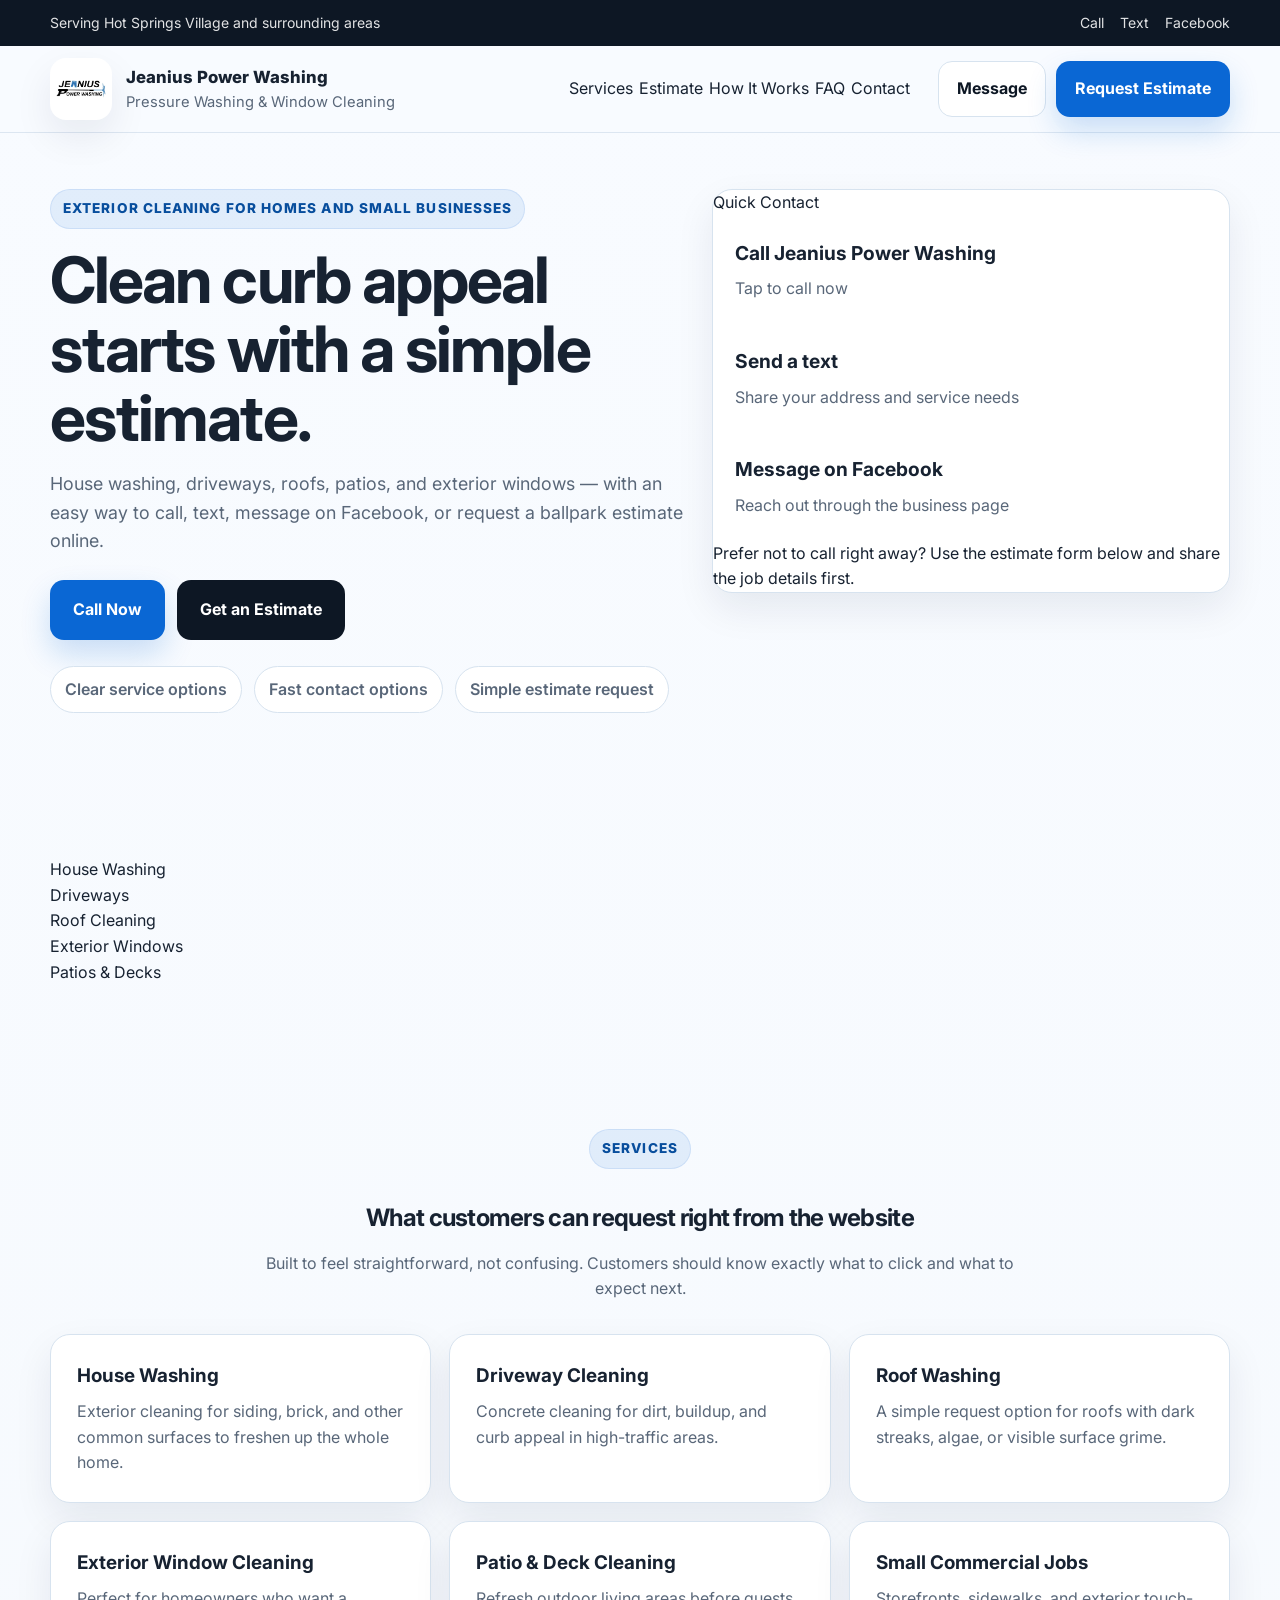
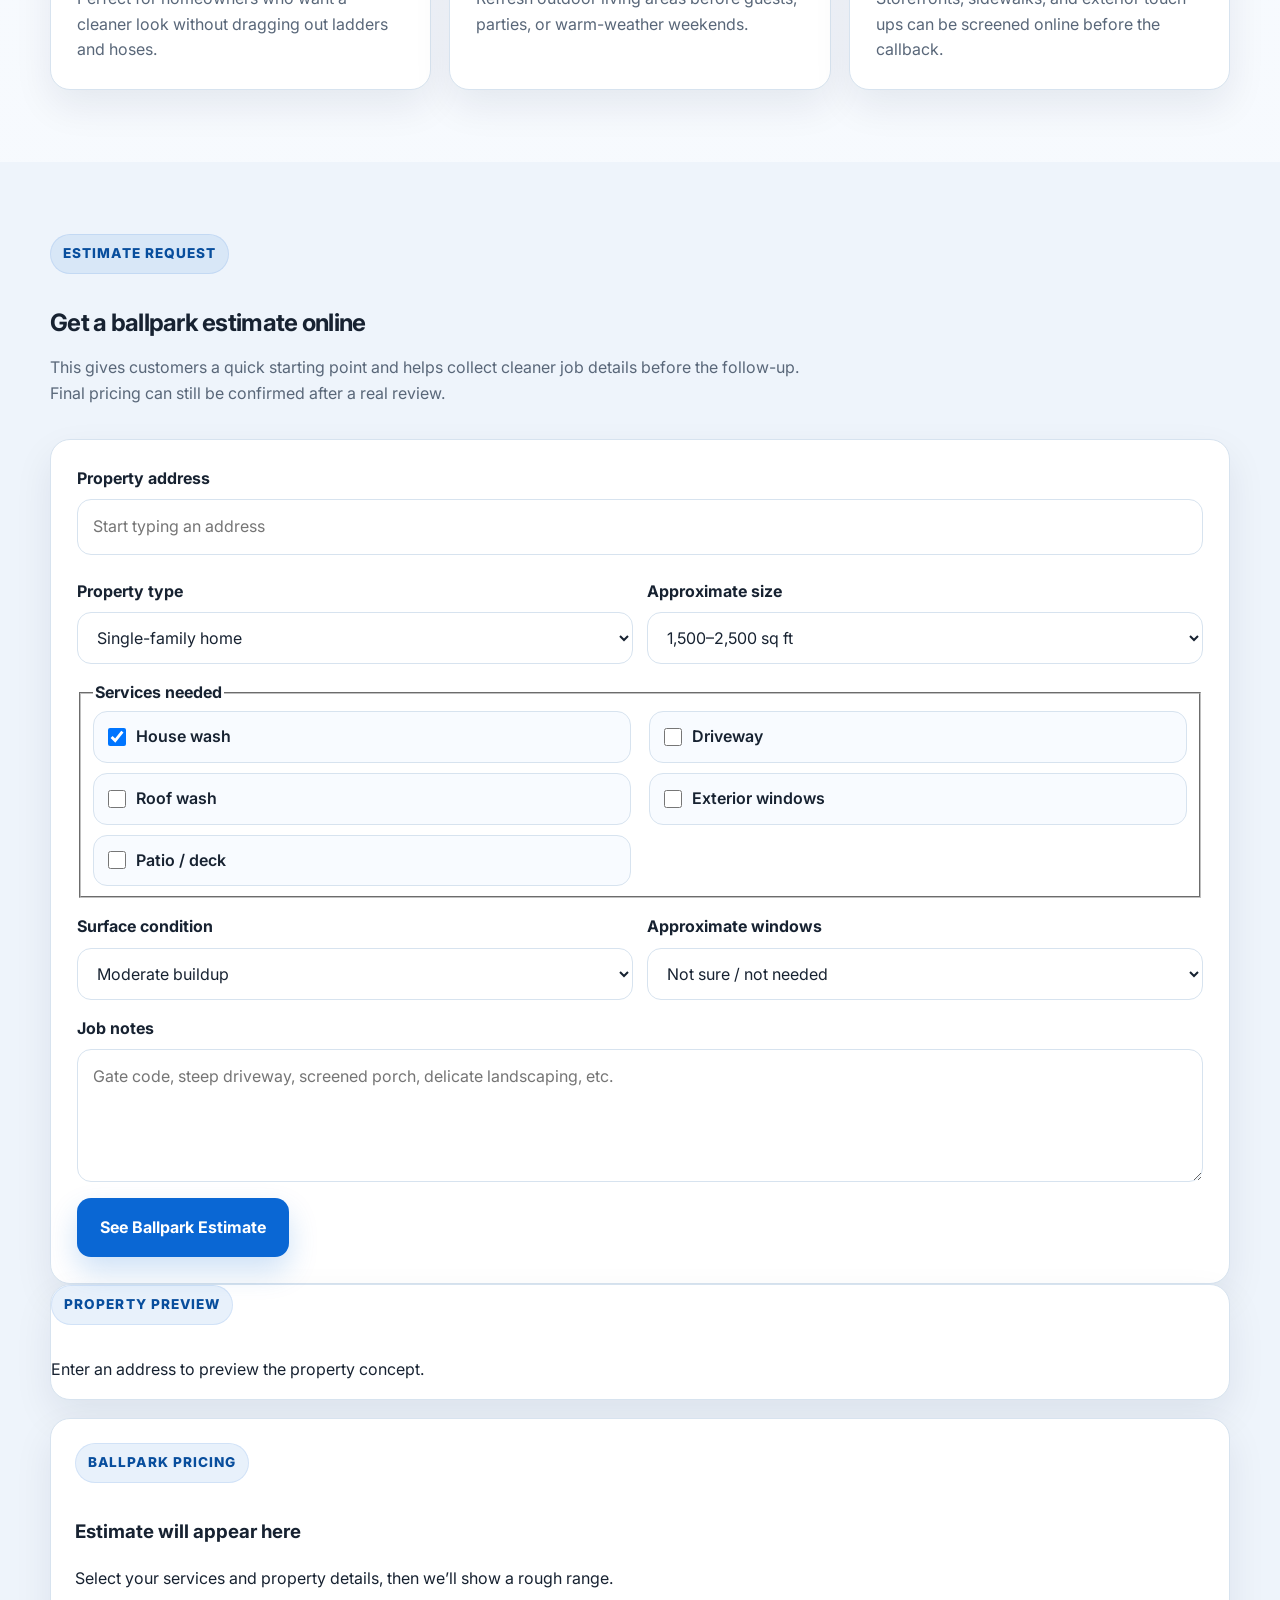
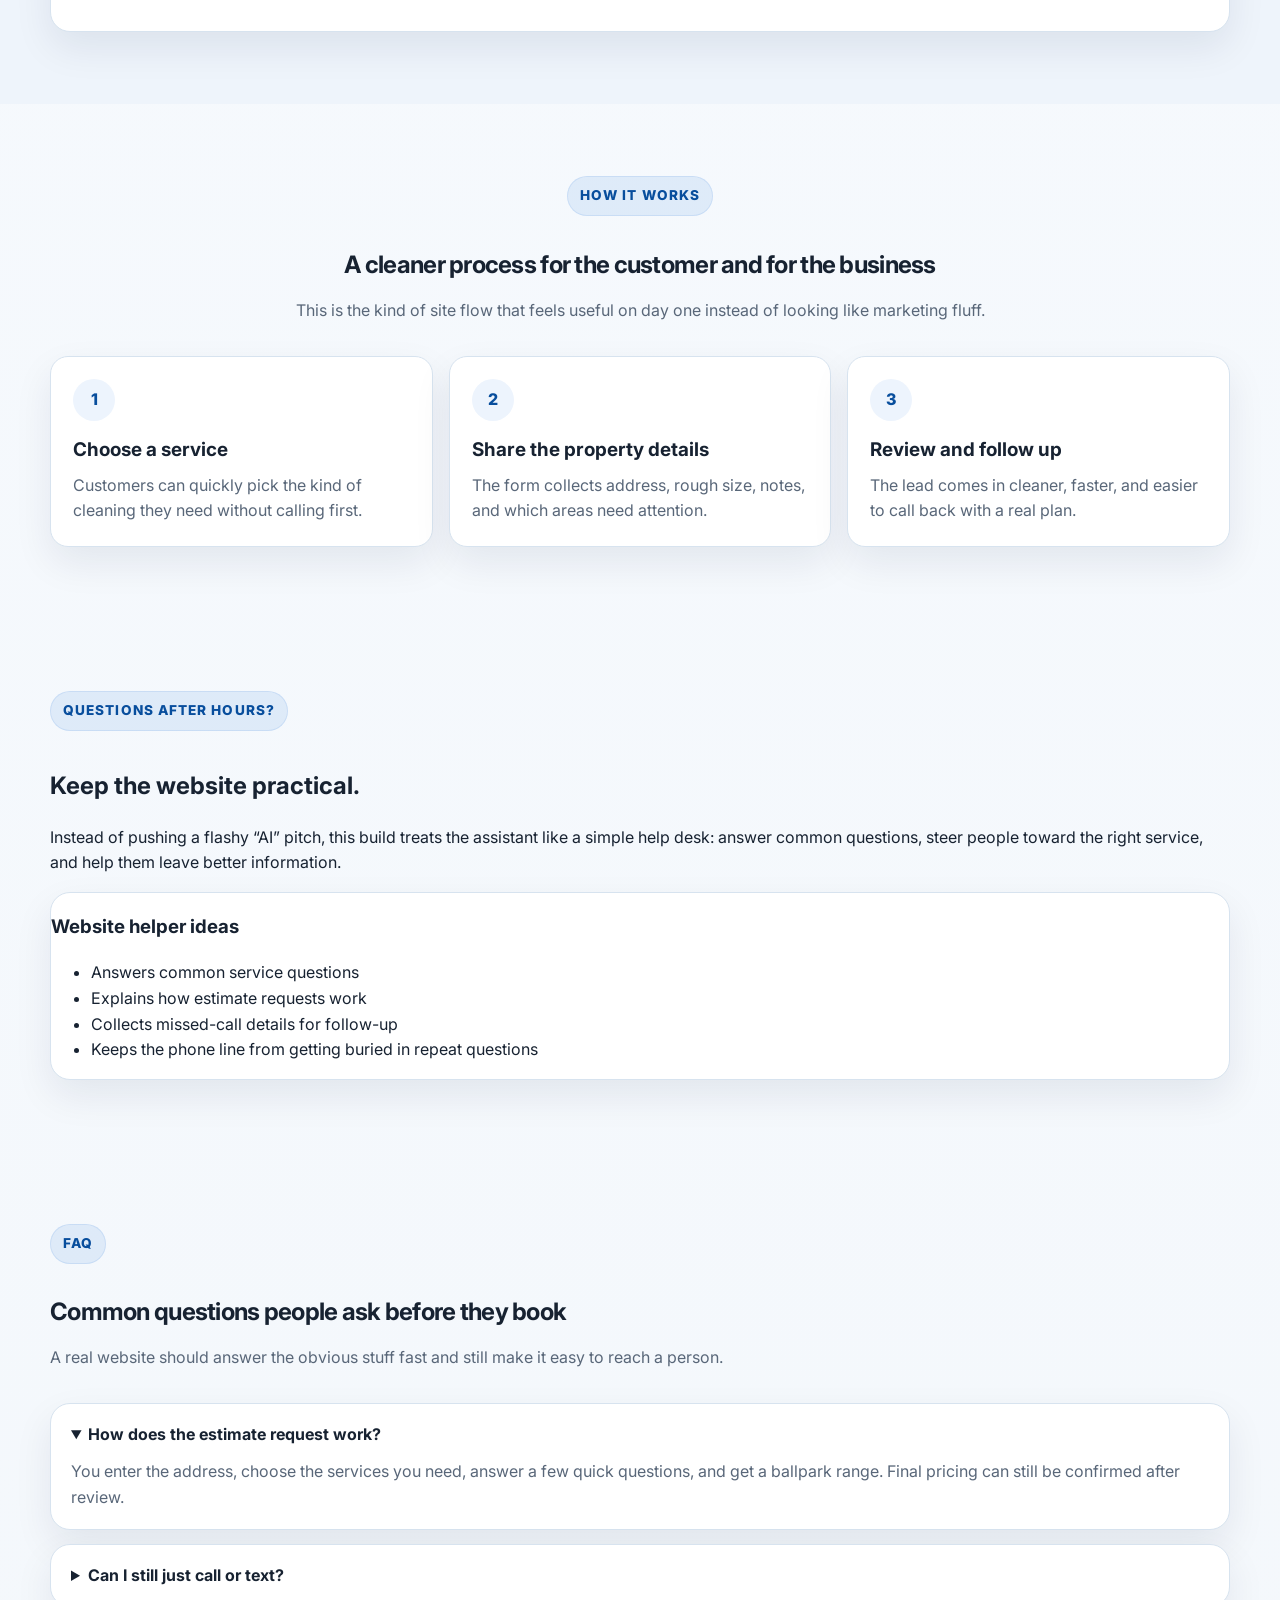
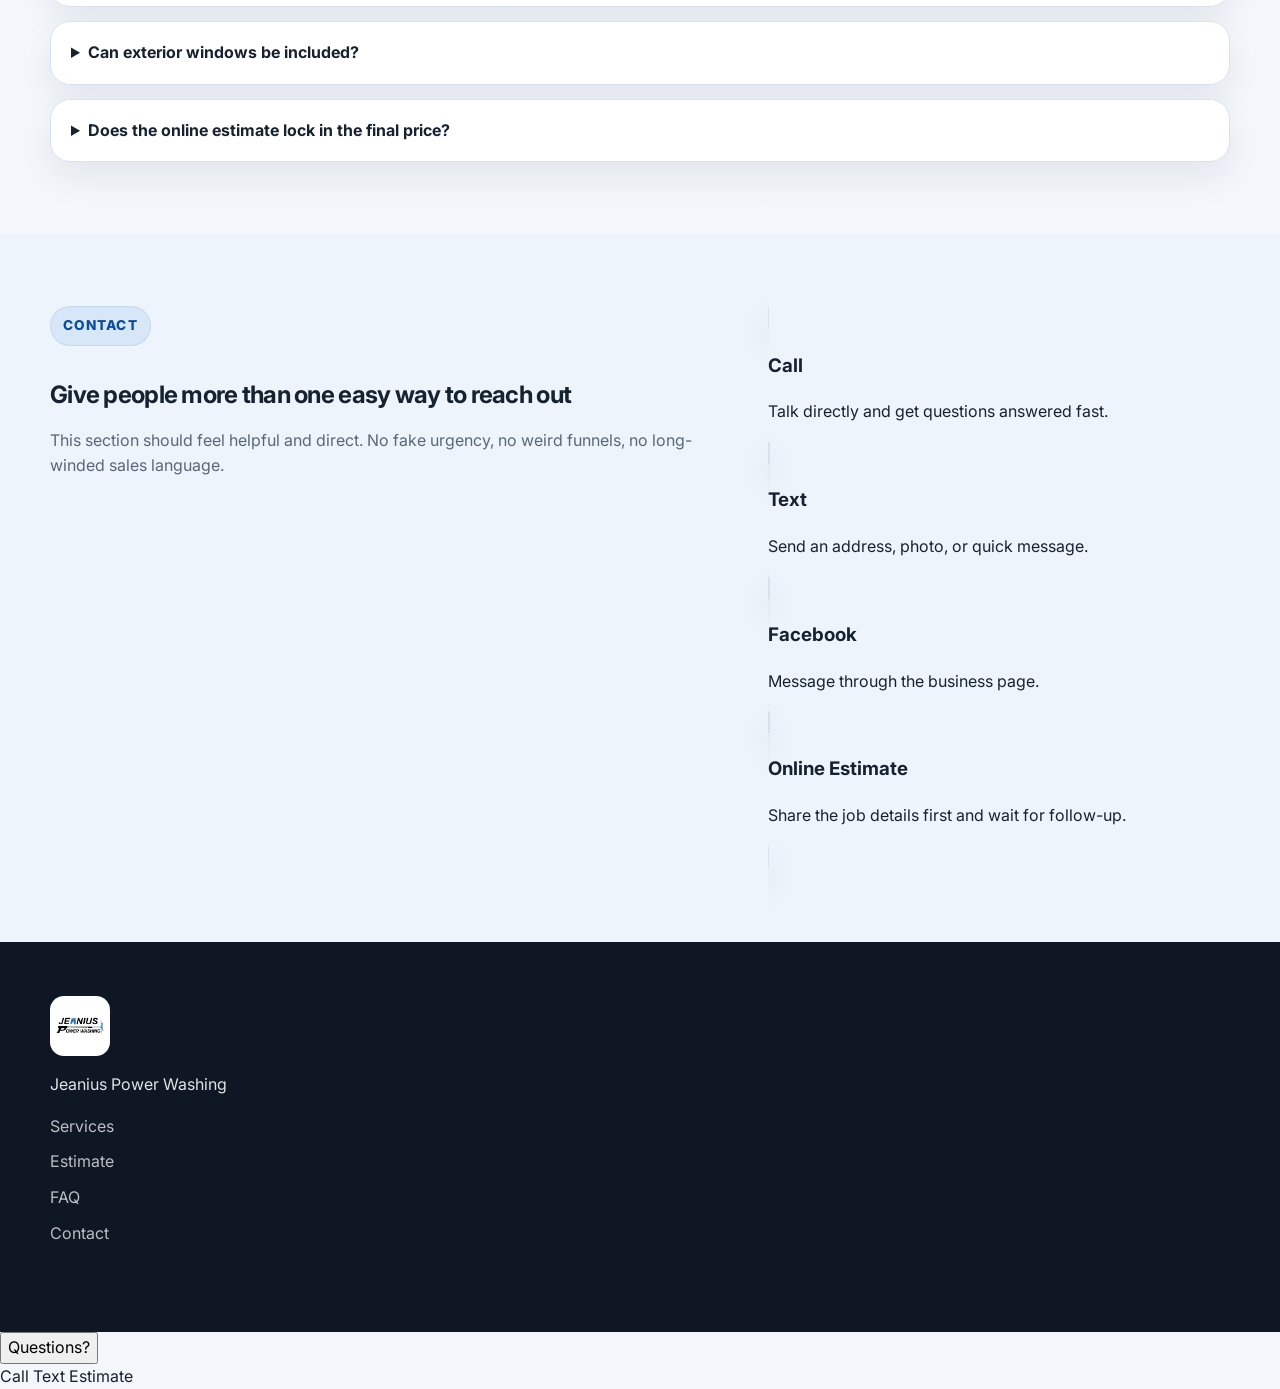
<file: index.html>
<!DOCTYPE html>
<html lang="en">
<head>
  <meta charset="UTF-8" />
  <meta name="viewport" content="width=device-width, initial-scale=1.0" />
  <title>Jeanius Power Washing | Hot Springs Village, Arkansas</title>
  <meta name="description" content="Exterior cleaning services for homes and small businesses in Hot Springs Village, Arkansas." />
  <link rel="preconnect" href="https://fonts.googleapis.com">
  <link rel="preconnect" href="https://fonts.gstatic.com" crossorigin>
  <link href="https://fonts.googleapis.com/css2?family=Inter:wght@400;500;600;700;800&display=swap" rel="stylesheet">
  <link rel="stylesheet" href="styles.css" />
  <link rel="icon" href="logo.jpg" />
</head>
<body>
  <a class="skip-link" href="#main">Skip to content</a>

  <div class="topbar">
    <div class="container topbar-inner">
      <div class="topbar-note">Serving Hot Springs Village and surrounding areas</div>
      <div class="topbar-links">
        <a href="tel:15012095630">Call</a>
        <a href="sms:+15012095630">Text</a>
        <a href="https://www.facebook.com/Jeaniuspowerwashing1/" target="_blank" rel="noopener noreferrer">Facebook</a>
      </div>
    </div>
  </div>

  <header class="site-header" id="top">
    <div class="container header-inner">
      <a href="#top" class="brand" aria-label="Jeanius Power Washing home">
        <img src="logo.jpg" alt="Jeanius Power Washing logo" class="brand-logo" />
        <div class="brand-copy">
          <span class="brand-name">Jeanius Power Washing</span>
          <span class="brand-sub">Pressure Washing &amp; Window Cleaning</span>
        </div>
      </a>

      <nav class="desktop-nav" aria-label="Primary navigation">
        <a href="#services">Services</a>
        <a href="#estimate">Estimate</a>
        <a href="#process">How It Works</a>
        <a href="#faq">FAQ</a>
        <a href="#contact">Contact</a>
      </nav>

      <div class="header-actions">
        <a class="btn btn-light" href="https://www.facebook.com/Jeaniuspowerwashing1/" target="_blank" rel="noopener noreferrer">Message</a>
        <a class="btn btn-primary" href="#estimate">Request Estimate</a>
      </div>
    </div>
  </header>

  <main id="main">
    <section class="hero section">
      <div class="container hero-grid">
        <div class="hero-copy">
          <div class="eyebrow">Exterior cleaning for homes and small businesses</div>
          <h1>Clean curb appeal starts with a simple estimate.</h1>
          <p class="lead">
            House washing, driveways, roofs, patios, and exterior windows — with an easy way to call, text,
            message on Facebook, or request a ballpark estimate online.
          </p>

          <div class="hero-actions">
            <a class="btn btn-primary btn-large" href="tel:15012095630">Call Now</a>
            <a class="btn btn-secondary btn-large" href="#estimate">Get an Estimate</a>
          </div>

          <ul class="hero-checks" aria-label="Highlights">
            <li>Clear service options</li>
            <li>Fast contact options</li>
            <li>Simple estimate request</li>
          </ul>
        </div>

        <aside class="hero-panel card">
          <div class="hero-panel-header">
            <span class="status-dot"></span>
            <span>Quick Contact</span>
          </div>
          <div class="contact-stack">
            <a class="contact-card" href="tel:15012095630">
              <strong>Call Jeanius Power Washing</strong>
              <span>Tap to call now</span>
            </a>
            <a class="contact-card" href="sms:+15012095630">
              <strong>Send a text</strong>
              <span>Share your address and service needs</span>
            </a>
            <a class="contact-card" href="https://www.facebook.com/Jeaniuspowerwashing1/" target="_blank" rel="noopener noreferrer">
              <strong>Message on Facebook</strong>
              <span>Reach out through the business page</span>
            </a>
          </div>
          <div class="hero-panel-footer">
            Prefer not to call right away? Use the estimate form below and share the job details first.
          </div>
        </aside>
      </div>
    </section>

    <section class="section trust-row-wrap">
      <div class="container trust-row">
        <div class="trust-item">House Washing</div>
        <div class="trust-item">Driveways</div>
        <div class="trust-item">Roof Cleaning</div>
        <div class="trust-item">Exterior Windows</div>
        <div class="trust-item">Patios &amp; Decks</div>
      </div>
    </section>

    <section class="section" id="services">
      <div class="container">
        <div class="section-heading">
          <div class="eyebrow">Services</div>
          <h2>What customers can request right from the website</h2>
          <p>Built to feel straightforward, not confusing. Customers should know exactly what to click and what to expect next.</p>
        </div>

        <div class="services-grid">
          <article class="card service-card">
            <h3>House Washing</h3>
            <p>Exterior cleaning for siding, brick, and other common surfaces to freshen up the whole home.</p>
          </article>
          <article class="card service-card">
            <h3>Driveway Cleaning</h3>
            <p>Concrete cleaning for dirt, buildup, and curb appeal in high-traffic areas.</p>
          </article>
          <article class="card service-card">
            <h3>Roof Washing</h3>
            <p>A simple request option for roofs with dark streaks, algae, or visible surface grime.</p>
          </article>
          <article class="card service-card">
            <h3>Exterior Window Cleaning</h3>
            <p>Perfect for homeowners who want a cleaner look without dragging out ladders and hoses.</p>
          </article>
          <article class="card service-card">
            <h3>Patio &amp; Deck Cleaning</h3>
            <p>Refresh outdoor living areas before guests, parties, or warm-weather weekends.</p>
          </article>
          <article class="card service-card">
            <h3>Small Commercial Jobs</h3>
            <p>Storefronts, sidewalks, and exterior touch-ups can be screened online before the callback.</p>
          </article>
        </div>
      </div>
    </section>

    <section class="section section-soft" id="estimate">
      <div class="container estimate-layout">
        <div class="estimate-copy">
          <div class="section-heading left-align">
            <div class="eyebrow">Estimate request</div>
            <h2>Get a ballpark estimate online</h2>
            <p>
              This gives customers a quick starting point and helps collect cleaner job details before the follow-up.
              Final pricing can still be confirmed after a real review.
            </p>
          </div>

          <form class="card quote-form" id="quoteForm">
            <div class="field-group">
              <label for="address">Property address</label>
              <input id="address" name="address" type="text" autocomplete="off" placeholder="Start typing an address" />
              <div class="suggestions" id="suggestions" aria-live="polite"></div>
            </div>

            <div class="two-col">
              <div class="field-group">
                <label for="propertyType">Property type</label>
                <select id="propertyType" name="propertyType">
                  <option value="single">Single-family home</option>
                  <option value="townhome">Townhome</option>
                  <option value="commercial">Small commercial property</option>
                </select>
              </div>
              <div class="field-group">
                <label for="homeSize">Approximate size</label>
                <select id="homeSize" name="homeSize">
                  <option value="small">Under 1,500 sq ft</option>
                  <option value="medium" selected>1,500–2,500 sq ft</option>
                  <option value="large">2,500–4,000 sq ft</option>
                  <option value="estate">4,000+ sq ft</option>
                </select>
              </div>
            </div>

            <fieldset class="field-group">
              <legend>Services needed</legend>
              <div class="checkbox-grid">
                <label><input type="checkbox" name="service" value="house" checked /> House wash</label>
                <label><input type="checkbox" name="service" value="driveway" /> Driveway</label>
                <label><input type="checkbox" name="service" value="roof" /> Roof wash</label>
                <label><input type="checkbox" name="service" value="windows" /> Exterior windows</label>
                <label><input type="checkbox" name="service" value="patio" /> Patio / deck</label>
              </div>
            </fieldset>

            <div class="two-col">
              <div class="field-group">
                <label for="buildup">Surface condition</label>
                <select id="buildup" name="buildup">
                  <option value="light">Light buildup</option>
                  <option value="medium" selected>Moderate buildup</option>
                  <option value="heavy">Heavy buildup / dark staining</option>
                </select>
              </div>
              <div class="field-group">
                <label for="windowsCount">Approximate windows</label>
                <select id="windowsCount" name="windowsCount">
                  <option value="0">Not sure / not needed</option>
                  <option value="10">Up to 10</option>
                  <option value="20">11–20</option>
                  <option value="30">21–30</option>
                  <option value="40">31+</option>
                </select>
              </div>
            </div>

            <div class="field-group">
              <label for="notes">Job notes</label>
              <textarea id="notes" name="notes" rows="4" placeholder="Gate code, steep driveway, screened porch, delicate landscaping, etc."></textarea>
            </div>

            <button class="btn btn-primary btn-large full-width" type="submit">See Ballpark Estimate</button>
          </form>
        </div>

        <div class="estimate-side">
          <div class="card preview-card">
            <div class="preview-top">
              <span class="eyebrow small">Property preview</span>
              <p id="mapAddress">Enter an address to preview the property concept.</p>
            </div>
            <div class="map-preview" id="mapPreview"></div>
          </div>

          <div class="card result-card" id="resultCard">
            <div class="eyebrow">Ballpark pricing</div>
            <h3>Estimate will appear here</h3>
            <p>Select your services and property details, then we’ll show a rough range.</p>
          </div>
        </div>
      </div>
    </section>

    <section class="section" id="process">
      <div class="container">
        <div class="section-heading">
          <div class="eyebrow">How it works</div>
          <h2>A cleaner process for the customer and for the business</h2>
          <p>This is the kind of site flow that feels useful on day one instead of looking like marketing fluff.</p>
        </div>

        <div class="steps-grid">
          <article class="card step-card">
            <span class="step-number">1</span>
            <h3>Choose a service</h3>
            <p>Customers can quickly pick the kind of cleaning they need without calling first.</p>
          </article>
          <article class="card step-card">
            <span class="step-number">2</span>
            <h3>Share the property details</h3>
            <p>The form collects address, rough size, notes, and which areas need attention.</p>
          </article>
          <article class="card step-card">
            <span class="step-number">3</span>
            <h3>Review and follow up</h3>
            <p>The lead comes in cleaner, faster, and easier to call back with a real plan.</p>
          </article>
        </div>
      </div>
    </section>

    <section class="section section-dark">
      <div class="container split-panel">
        <div>
          <div class="eyebrow light">Questions after hours?</div>
          <h2>Keep the website practical.</h2>
          <p>
            Instead of pushing a flashy “AI” pitch, this build treats the assistant like a simple help desk:
            answer common questions, steer people toward the right service, and help them leave better information.
          </p>
        </div>
        <div class="card card-contrast assistant-panel">
          <h3>Website helper ideas</h3>
          <ul class="bullet-list">
            <li>Answers common service questions</li>
            <li>Explains how estimate requests work</li>
            <li>Collects missed-call details for follow-up</li>
            <li>Keeps the phone line from getting buried in repeat questions</li>
          </ul>
        </div>
      </div>
    </section>

    <section class="section" id="faq">
      <div class="container faq-layout">
        <div class="section-heading left-align narrow">
          <div class="eyebrow">FAQ</div>
          <h2>Common questions people ask before they book</h2>
          <p>A real website should answer the obvious stuff fast and still make it easy to reach a person.</p>
        </div>

        <div class="faq-list">
          <details class="card faq-item" open>
            <summary>How does the estimate request work?</summary>
            <p>You enter the address, choose the services you need, answer a few quick questions, and get a ballpark range. Final pricing can still be confirmed after review.</p>
          </details>
          <details class="card faq-item">
            <summary>Can I still just call or text?</summary>
            <p>Yes. The site keeps call, text, and Facebook contact options visible so customers can use whatever feels easiest.</p>
          </details>
          <details class="card faq-item">
            <summary>Can exterior windows be included?</summary>
            <p>Yes. Exterior window cleaning is built in as a separate service option so it can be added to house-washing jobs or requested by itself.</p>
          </details>
          <details class="card faq-item">
            <summary>Does the online estimate lock in the final price?</summary>
            <p>No. It is meant to give a reasonable starting range and collect better job details before follow-up.</p>
          </details>
        </div>
      </div>
    </section>

    <section class="section section-soft" id="contact">
      <div class="container contact-layout">
        <div class="section-heading left-align">
          <div class="eyebrow">Contact</div>
          <h2>Give people more than one easy way to reach out</h2>
          <p>
            This section should feel helpful and direct. No fake urgency, no weird funnels, no long-winded sales language.
          </p>
        </div>

        <div class="contact-grid">
          <a class="card contact-tile" href="tel:15012095630">
            <h3>Call</h3>
            <p>Talk directly and get questions answered fast.</p>
          </a>
          <a class="card contact-tile" href="sms:+15012095630">
            <h3>Text</h3>
            <p>Send an address, photo, or quick message.</p>
          </a>
          <a class="card contact-tile" href="https://www.facebook.com/Jeaniuspowerwashing1/" target="_blank" rel="noopener noreferrer">
            <h3>Facebook</h3>
            <p>Message through the business page.</p>
          </a>
          <a class="card contact-tile" href="#estimate">
            <h3>Online Estimate</h3>
            <p>Share the job details first and wait for follow-up.</p>
          </a>
        </div>
      </div>
    </section>
  </main>

  <footer class="site-footer">
    <div class="container footer-inner">
      <div>
        <img src="logo.jpg" alt="Jeanius Power Washing logo" class="footer-logo" />
        <p>Jeanius Power Washing</p>
      </div>
      <div class="footer-links">
        <a href="#services">Services</a>
        <a href="#estimate">Estimate</a>
        <a href="#faq">FAQ</a>
        <a href="#contact">Contact</a>
      </div>
    </div>
  </footer>

  <button class="chat-toggle" id="chatToggle" type="button" aria-expanded="false" aria-controls="chatWidget">Questions?</button>

  <section class="chat-widget" id="chatWidget" hidden>
    <div class="chat-header">
      <div>
        <strong>Quick questions</strong>
        <span>Simple website helper</span>
      </div>
      <button id="chatClose" class="chat-close" type="button" aria-label="Close chat">×</button>
    </div>
    <div class="chat-window" id="chatWindow" aria-live="polite">
      <div class="chat-msg bot">Hi. I can help with common questions about services, estimate requests, and contact options.</div>
    </div>
    <form class="chat-form" id="chatForm">
      <input id="chatInput" type="text" placeholder="Ask a quick question" autocomplete="off" />
      <button class="btn btn-primary" type="submit">Send</button>
    </form>
  </section>

  <div class="mobile-bar">
    <a href="tel:15012095630">Call</a>
    <a href="sms:+15012095630">Text</a>
    <a href="#estimate">Estimate</a>
  </div>

  <script src="script.js"></script>
</body>
</html>
</file>
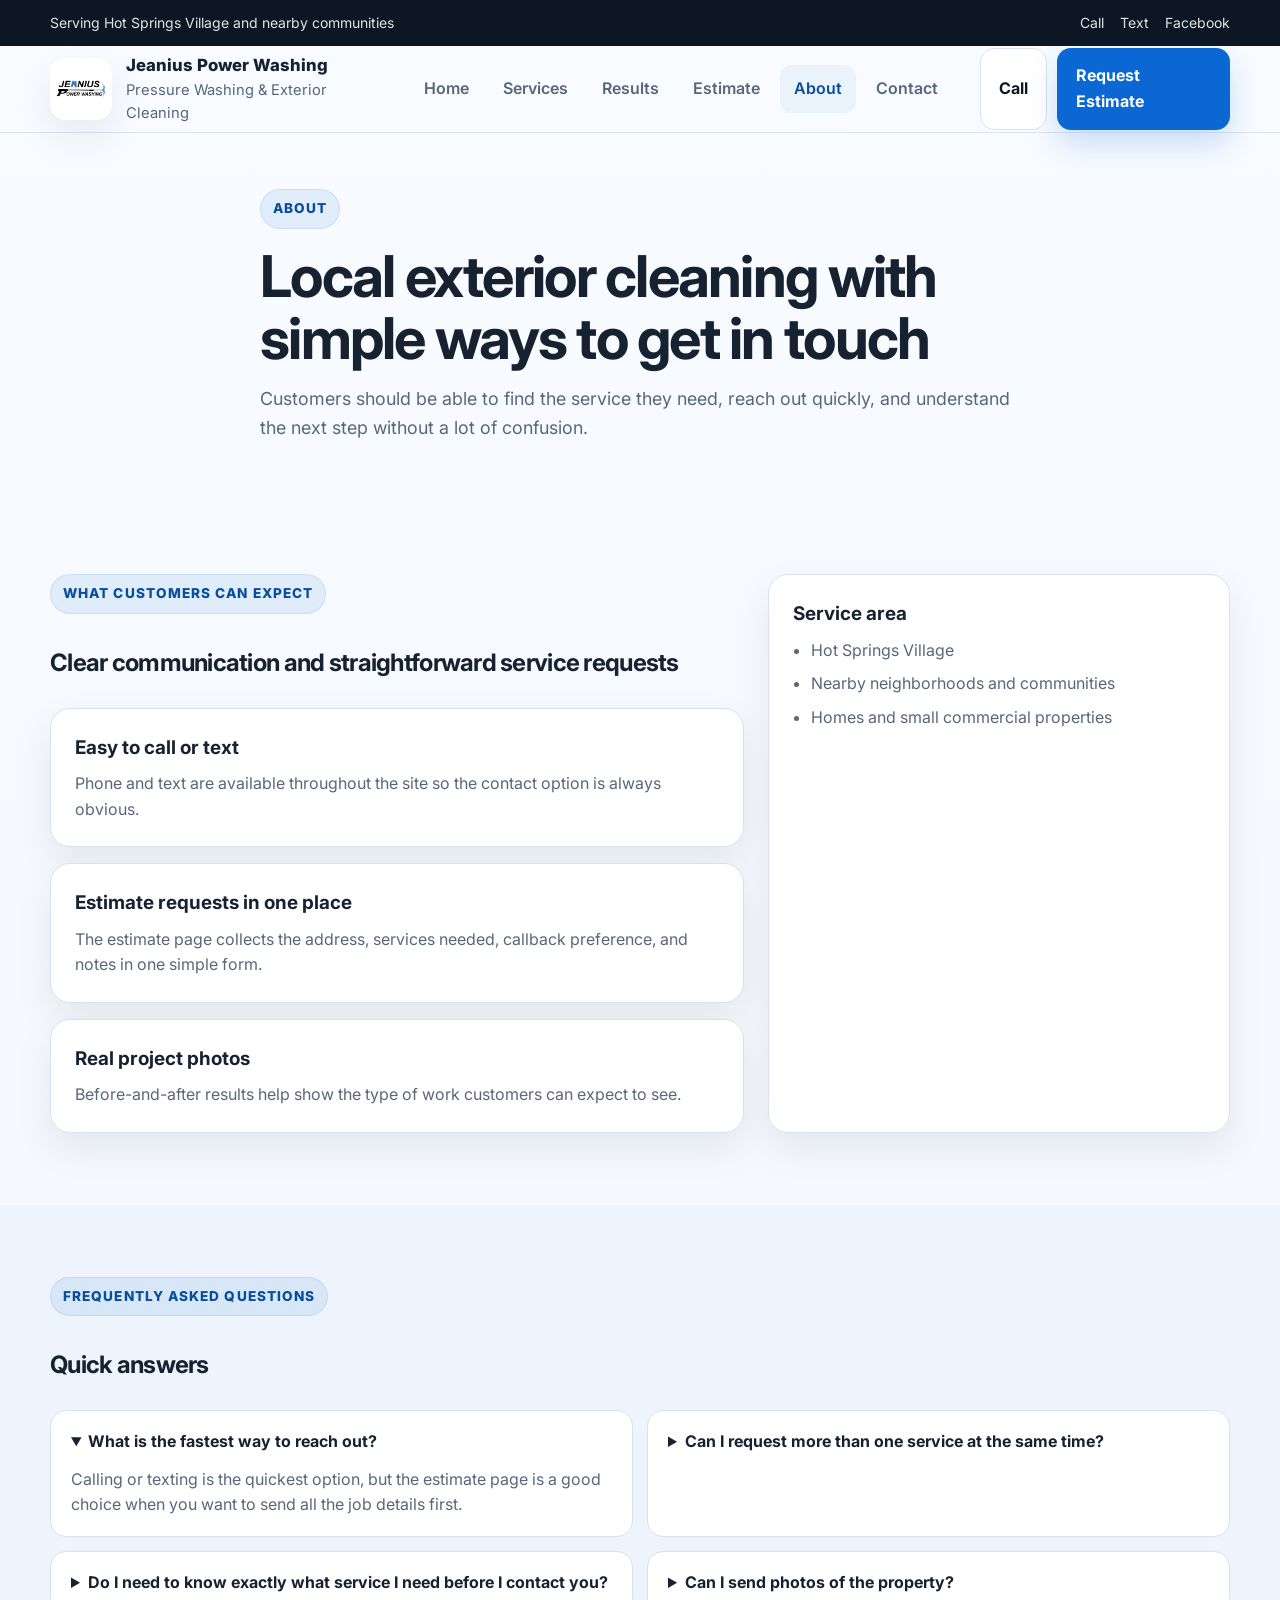
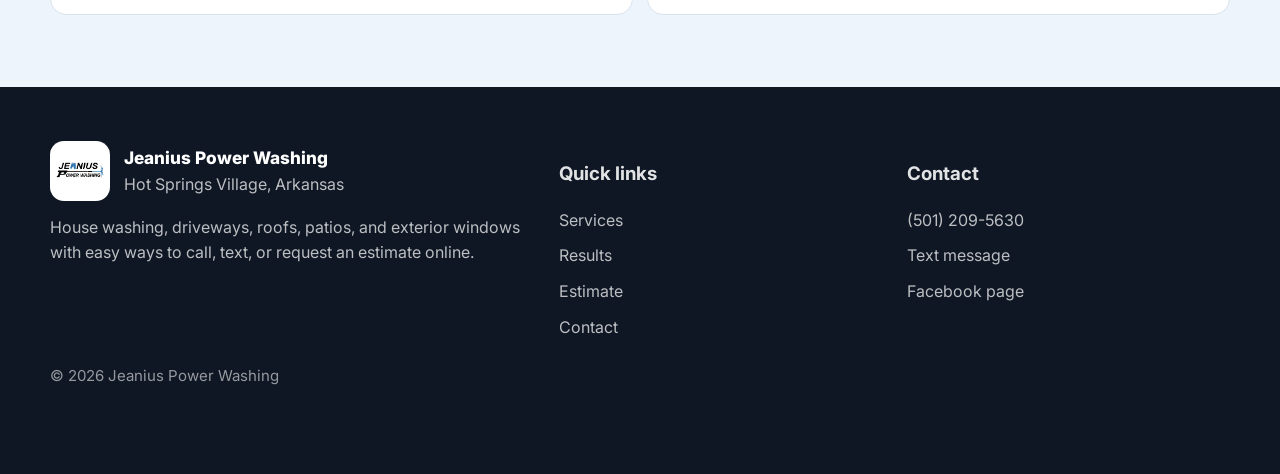
<file: about.html>
<!DOCTYPE html>
<html lang="en">
<head>
  <title>About | Jeanius Power Washing</title>
  <meta name="description" content="Learn more about Jeanius Power Washing and common customer questions." />
  <meta property="og:title" content="About | Jeanius Power Washing" />
  <meta property="og:description" content="Learn more about Jeanius Power Washing and common customer questions." />
  <meta property="og:url" content="https://red-hub420.github.io/jeanius-power-washing-demo/about.html" />

  <meta charset="UTF-8" />
  <meta name="viewport" content="width=device-width, initial-scale=1.0" />
  <link rel="preconnect" href="https://fonts.googleapis.com">
  <link rel="preconnect" href="https://fonts.gstatic.com" crossorigin>
  <link href="https://fonts.googleapis.com/css2?family=Inter:wght@400;500;600;700;800&display=swap" rel="stylesheet">
  <link rel="stylesheet" href="styles.css" />
  <link rel="icon" href="logo.jpg" />
  <meta property="og:image" content="https://red-hub420.github.io/jeanius-power-washing-demo/logo.jpg" />
  <meta property="og:type" content="website" />
  <meta name="twitter:card" content="summary_large_image" />
  <script type="application/ld+json">{
    "@context": "https://schema.org",
    "@type": "LocalBusiness",
    "name": "Jeanius Power Washing",
    "url": "https://red-hub420.github.io/jeanius-power-washing-demo/",
    "telephone": "+1-501-209-5630",
    "image": "https://red-hub420.github.io/jeanius-power-washing-demo/logo.jpg",
    "address": {
      "@type": "PostalAddress",
      "addressLocality": "Hot Springs Village",
      "addressRegion": "AR",
      "addressCountry": "US"
    },
    "areaServed": ["Hot Springs Village, Arkansas", "Hot Springs, Arkansas"],
    "sameAs": ["https://www.facebook.com/Jeaniuspowerwashing1/"],
    "description": "Pressure washing, house washing, driveway cleaning, roof cleaning, and exterior window cleaning in Hot Springs Village, Arkansas."
  }</script>

</head>
<body>
  <a class="skip-link" href="#main">Skip to content</a>
  <div class="topbar">
    <div class="container topbar-inner">
      <div class="topbar-note">Serving Hot Springs Village and nearby communities</div>
      <div class="topbar-links">
        <a href="tel:15012095630">Call</a>
        <a href="sms:+15012095630">Text</a>
        <a href="https://www.facebook.com/Jeaniuspowerwashing1/" target="_blank" rel="noopener noreferrer">Facebook</a>
      </div>
    </div>
  </div>
  <header class="site-header" id="top">
    <div class="container header-inner">
      <a href="index.html" class="brand" aria-label="Jeanius Power Washing home">
        <img src="logo.jpg" alt="Jeanius Power Washing logo" class="brand-logo" />
        <div class="brand-copy">
          <span class="brand-name">Jeanius Power Washing</span>
          <span class="brand-sub">Pressure Washing &amp; Exterior Cleaning</span>
        </div>
      </a>
      <button class="menu-toggle" type="button" aria-expanded="false" aria-controls="mobileNav">Menu</button>
      <nav class="desktop-nav" aria-label="Primary navigation">
        <a class="nav-link" href="index.html">Home</a>
        <a class="nav-link" href="services.html">Services</a>
        <a class="nav-link" href="results.html">Results</a>
        <a class="nav-link" href="estimate.html">Estimate</a>
        <a class="nav-link active" href="about.html">About</a>
        <a class="nav-link" href="contact.html">Contact</a>
      </nav>
      <div class="header-actions desktop-only">
        <a class="btn btn-light" href="tel:15012095630">Call</a>
        <a class="btn btn-primary" href="estimate.html">Request Estimate</a>
      </div>
    </div>
    <nav class="mobile-nav" id="mobileNav" aria-label="Mobile navigation">
      <a class="nav-link" href="index.html">Home</a>
        <a class="nav-link" href="services.html">Services</a>
        <a class="nav-link" href="results.html">Results</a>
        <a class="nav-link" href="estimate.html">Estimate</a>
        <a class="nav-link active" href="about.html">About</a>
        <a class="nav-link" href="contact.html">Contact</a>
      <div class="mobile-nav-actions">
        <a class="btn btn-light btn-block" href="sms:+15012095630">Text</a>
        <a class="btn btn-primary btn-block" href="tel:15012095630">Call Now</a>
      </div>
    </nav>
  </header>
  <main id="main">
<section class="page-hero section">
  <div class="container narrow">
    <div class="eyebrow">About</div>
    <h1>Local exterior cleaning with simple ways to get in touch</h1>
    <p class="lead">Customers should be able to find the service they need, reach out quickly, and understand the next step without a lot of confusion.</p>
  </div>
</section>
<section class="section">
  <div class="container two-panel split-simple">
    <div>
      <div class="section-heading left-align">
        <div class="eyebrow">What customers can expect</div>
        <h2>Clear communication and straightforward service requests</h2>
      </div>
      <div class="feature-grid single-column">
        <article class="card feature-card"><h3>Easy to call or text</h3><p>Phone and text are available throughout the site so the contact option is always obvious.</p></article>
        <article class="card feature-card"><h3>Estimate requests in one place</h3><p>The estimate page collects the address, services needed, callback preference, and notes in one simple form.</p></article>
        <article class="card feature-card"><h3>Real project photos</h3><p>Before-and-after results help show the type of work customers can expect to see.</p></article>
      </div>
    </div>
    <aside class="card faq-card">
      <h3>Service area</h3>
      <ul class="clean-list">
        <li>Hot Springs Village</li>
        <li>Nearby neighborhoods and communities</li>
        <li>Homes and small commercial properties</li>
      </ul>
    </aside>
  </div>
</section>
<section class="section section-soft">
  <div class="container faq-wide">
    <div class="section-heading left-align">
      <div class="eyebrow">Frequently asked questions</div>
      <h2>Quick answers</h2>
    </div>
    <div class="faq-list faq-wide-grid">
      <details open><summary>What is the fastest way to reach out?</summary><p>Calling or texting is the quickest option, but the estimate page is a good choice when you want to send all the job details first.</p></details>
      <details><summary>Can I request more than one service at the same time?</summary><p>Yes. House washing, driveways, roofs, exterior windows, and patios or decks can all be requested together.</p></details>
      <details><summary>Do I need to know exactly what service I need before I contact you?</summary><p>No. Share what you are seeing on the property and the best service can be sorted out during follow-up.</p></details>
      <details><summary>Can I send photos of the property?</summary><p>Yes. You can text photos after calling or after filling out the estimate form if that is easier.</p></details>
    </div>
  </div>
</section>
</main>
  <footer class="site-footer">
    <div class="container footer-grid">
      <div>
        <div class="footer-brand">
          <img src="logo.jpg" alt="Jeanius Power Washing logo" class="footer-logo" />
          <div>
            <div class="footer-title">Jeanius Power Washing</div>
            <div class="footer-sub">Hot Springs Village, Arkansas</div>
          </div>
        </div>
        <p class="footer-copy">House washing, driveways, roofs, patios, and exterior windows with easy ways to call, text, or request an estimate online.</p>
      </div>
      <div>
        <h3>Quick links</h3>
        <ul class="footer-links">
          <li><a href="services.html">Services</a></li>
          <li><a href="results.html">Results</a></li>
          <li><a href="estimate.html">Estimate</a></li>
          <li><a href="contact.html">Contact</a></li>
        </ul>
      </div>
      <div>
        <h3>Contact</h3>
        <ul class="footer-links">
          <li><a href="tel:15012095630">(501) 209-5630</a></li>
          <li><a href="sms:+15012095630">Text message</a></li>
          <li><a href="https://www.facebook.com/Jeaniuspowerwashing1/" target="_blank" rel="noopener noreferrer">Facebook page</a></li>
        </ul>
      </div>
    </div>
    <div class="container footer-bottom">© 2026 Jeanius Power Washing</div>
  </footer>
  <div class="sticky-mobile-cta">
    <a href="tel:15012095630">Call</a>
    <a href="estimate.html">Estimate</a>
  </div>
  <script src="script.js"></script>
</body>
</html>
</file>
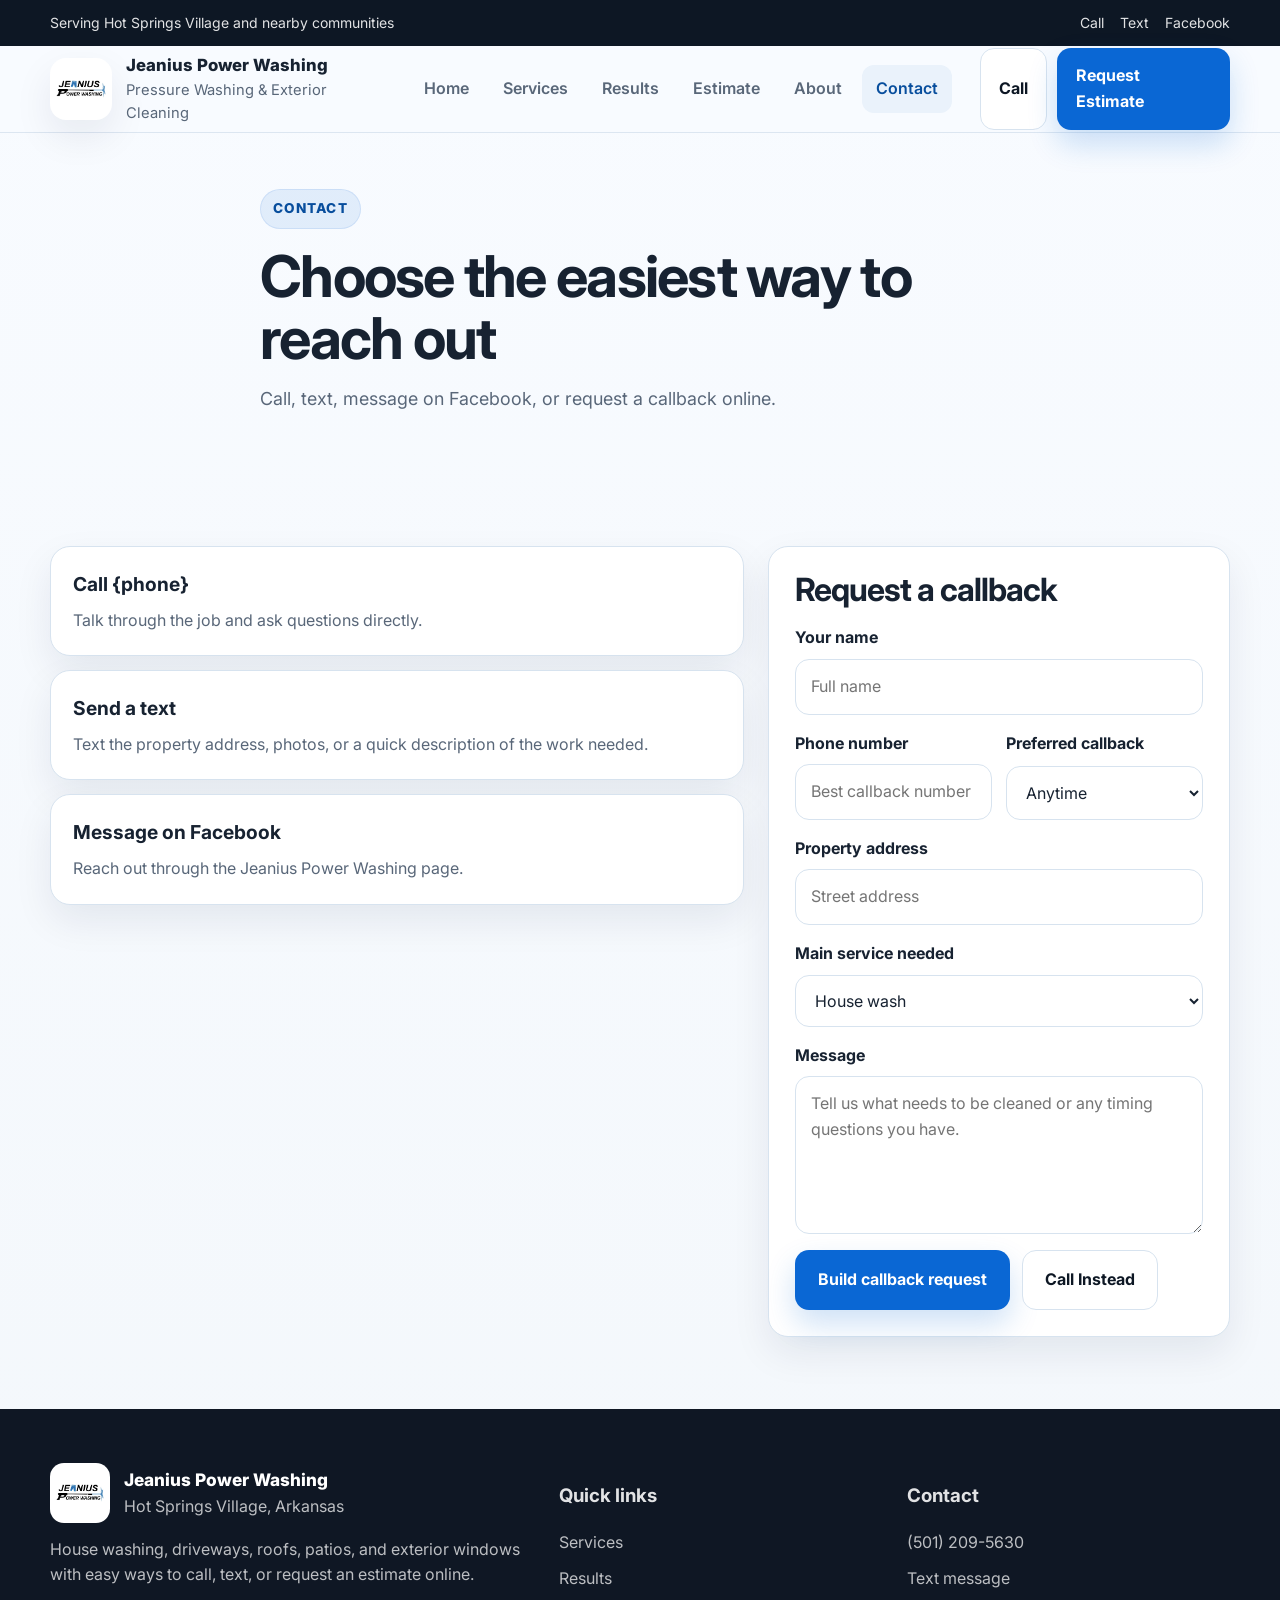
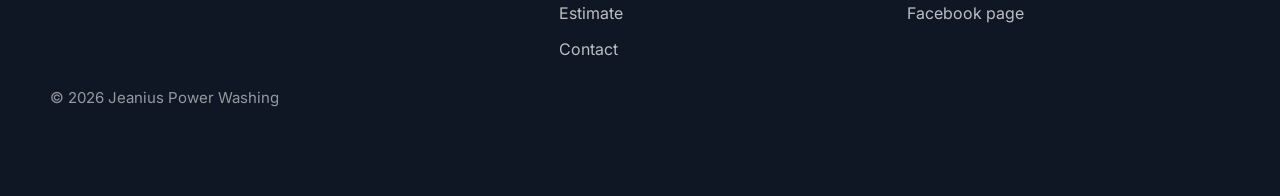
<file: contact.html>
<!DOCTYPE html>
<html lang="en">
<head>
  <title>Contact | Jeanius Power Washing</title>
  <meta name="description" content="Call, text, message on Facebook, or request a callback online." />
  <meta property="og:title" content="Contact | Jeanius Power Washing" />
  <meta property="og:description" content="Call, text, message on Facebook, or request a callback online." />
  <meta property="og:url" content="https://red-hub420.github.io/jeanius-power-washing-demo/contact.html" />

  <meta charset="UTF-8" />
  <meta name="viewport" content="width=device-width, initial-scale=1.0" />
  <link rel="preconnect" href="https://fonts.googleapis.com">
  <link rel="preconnect" href="https://fonts.gstatic.com" crossorigin>
  <link href="https://fonts.googleapis.com/css2?family=Inter:wght@400;500;600;700;800&display=swap" rel="stylesheet">
  <link rel="stylesheet" href="styles.css" />
  <link rel="icon" href="logo.jpg" />
  <meta property="og:image" content="https://red-hub420.github.io/jeanius-power-washing-demo/logo.jpg" />
  <meta property="og:type" content="website" />
  <meta name="twitter:card" content="summary_large_image" />
  <script type="application/ld+json">{
    "@context": "https://schema.org",
    "@type": "LocalBusiness",
    "name": "Jeanius Power Washing",
    "url": "https://red-hub420.github.io/jeanius-power-washing-demo/",
    "telephone": "+1-501-209-5630",
    "image": "https://red-hub420.github.io/jeanius-power-washing-demo/logo.jpg",
    "address": {
      "@type": "PostalAddress",
      "addressLocality": "Hot Springs Village",
      "addressRegion": "AR",
      "addressCountry": "US"
    },
    "areaServed": ["Hot Springs Village, Arkansas", "Hot Springs, Arkansas"],
    "sameAs": ["https://www.facebook.com/Jeaniuspowerwashing1/"],
    "description": "Pressure washing, house washing, driveway cleaning, roof cleaning, and exterior window cleaning in Hot Springs Village, Arkansas."
  }</script>

</head>
<body>
  <a class="skip-link" href="#main">Skip to content</a>
  <div class="topbar">
    <div class="container topbar-inner">
      <div class="topbar-note">Serving Hot Springs Village and nearby communities</div>
      <div class="topbar-links">
        <a href="tel:15012095630">Call</a>
        <a href="sms:+15012095630">Text</a>
        <a href="https://www.facebook.com/Jeaniuspowerwashing1/" target="_blank" rel="noopener noreferrer">Facebook</a>
      </div>
    </div>
  </div>
  <header class="site-header" id="top">
    <div class="container header-inner">
      <a href="index.html" class="brand" aria-label="Jeanius Power Washing home">
        <img src="logo.jpg" alt="Jeanius Power Washing logo" class="brand-logo" />
        <div class="brand-copy">
          <span class="brand-name">Jeanius Power Washing</span>
          <span class="brand-sub">Pressure Washing &amp; Exterior Cleaning</span>
        </div>
      </a>
      <button class="menu-toggle" type="button" aria-expanded="false" aria-controls="mobileNav">Menu</button>
      <nav class="desktop-nav" aria-label="Primary navigation">
        <a class="nav-link" href="index.html">Home</a>
        <a class="nav-link" href="services.html">Services</a>
        <a class="nav-link" href="results.html">Results</a>
        <a class="nav-link" href="estimate.html">Estimate</a>
        <a class="nav-link" href="about.html">About</a>
        <a class="nav-link active" href="contact.html">Contact</a>
      </nav>
      <div class="header-actions desktop-only">
        <a class="btn btn-light" href="tel:15012095630">Call</a>
        <a class="btn btn-primary" href="estimate.html">Request Estimate</a>
      </div>
    </div>
    <nav class="mobile-nav" id="mobileNav" aria-label="Mobile navigation">
      <a class="nav-link" href="index.html">Home</a>
        <a class="nav-link" href="services.html">Services</a>
        <a class="nav-link" href="results.html">Results</a>
        <a class="nav-link" href="estimate.html">Estimate</a>
        <a class="nav-link" href="about.html">About</a>
        <a class="nav-link active" href="contact.html">Contact</a>
      <div class="mobile-nav-actions">
        <a class="btn btn-light btn-block" href="sms:+15012095630">Text</a>
        <a class="btn btn-primary btn-block" href="tel:15012095630">Call Now</a>
      </div>
    </nav>
  </header>
  <main id="main">
<section class="page-hero section">
  <div class="container narrow">
    <div class="eyebrow">Contact</div>
    <h1>Choose the easiest way to reach out</h1>
    <p class="lead">Call, text, message on Facebook, or request a callback online.</p>
  </div>
</section>
<section class="section">
  <div class="container contact-layout">
    <div class="contact-stack-large">
      <a class="contact-card card" href="tel:15012095630"><strong>Call {phone}</strong><span>Talk through the job and ask questions directly.</span></a>
      <a class="contact-card card" href="sms:+15012095630"><strong>Send a text</strong><span>Text the property address, photos, or a quick description of the work needed.</span></a>
      <a class="contact-card card" href="{fb}" target="_blank" rel="noopener noreferrer"><strong>Message on Facebook</strong><span>Reach out through the Jeanius Power Washing page.</span></a>
    </div>
    <div>
      <form class="card quote-form" id="callbackForm">
        <h2>Request a callback</h2>
        <div class="field-group"><label for="cbName">Your name</label><input id="cbName" type="text" placeholder="Full name" /></div>
        <div class="two-col"><div class="field-group"><label for="cbPhone">Phone number</label><input id="cbPhone" type="tel" placeholder="Best callback number" /></div><div class="field-group"><label for="cbTime">Preferred callback</label><select id="cbTime"><option>Anytime</option><option>Morning</option><option>Afternoon</option><option>Evening</option></select></div></div>
        <div class="field-group"><label for="cbAddress">Property address</label><input id="cbAddress" type="text" placeholder="Street address" /></div>
        <div class="field-group"><label for="cbService">Main service needed</label><select id="cbService"><option>House wash</option><option>Driveway</option><option>Roof wash</option><option>Exterior windows</option><option>Patio / deck</option><option>Not sure yet</option></select></div>
        <div class="field-group"><label for="cbNotes">Message</label><textarea id="cbNotes" rows="5" placeholder="Tell us what needs to be cleaned or any timing questions you have."></textarea></div>
        <div class="form-actions"><button class="btn btn-primary btn-large" type="submit">Build callback request</button><a class="btn btn-light btn-large" href="tel:15012095630">Call Instead</a></div>
      </form>
      <div class="card result-card hidden" id="callbackSummaryCard"><div class="panel-heading">Callback request</div><pre class="request-summary" id="callbackSummary"></pre><div class="action-grid"><a class="btn btn-primary btn-block" id="textCallbackLink" href="sms:+15012095630">Text this request</a><button class="btn btn-secondary btn-block" id="copyCallbackBtn" type="button">Copy details</button></div></div>
    </div>
  </div>
</section>
</main>
  <footer class="site-footer">
    <div class="container footer-grid">
      <div>
        <div class="footer-brand">
          <img src="logo.jpg" alt="Jeanius Power Washing logo" class="footer-logo" />
          <div>
            <div class="footer-title">Jeanius Power Washing</div>
            <div class="footer-sub">Hot Springs Village, Arkansas</div>
          </div>
        </div>
        <p class="footer-copy">House washing, driveways, roofs, patios, and exterior windows with easy ways to call, text, or request an estimate online.</p>
      </div>
      <div>
        <h3>Quick links</h3>
        <ul class="footer-links">
          <li><a href="services.html">Services</a></li>
          <li><a href="results.html">Results</a></li>
          <li><a href="estimate.html">Estimate</a></li>
          <li><a href="contact.html">Contact</a></li>
        </ul>
      </div>
      <div>
        <h3>Contact</h3>
        <ul class="footer-links">
          <li><a href="tel:15012095630">(501) 209-5630</a></li>
          <li><a href="sms:+15012095630">Text message</a></li>
          <li><a href="https://www.facebook.com/Jeaniuspowerwashing1/" target="_blank" rel="noopener noreferrer">Facebook page</a></li>
        </ul>
      </div>
    </div>
    <div class="container footer-bottom">© 2026 Jeanius Power Washing</div>
  </footer>
  <div class="sticky-mobile-cta">
    <a href="tel:15012095630">Call</a>
    <a href="estimate.html">Estimate</a>
  </div>
  <script src="script.js"></script>
</body>
</html>
</file>
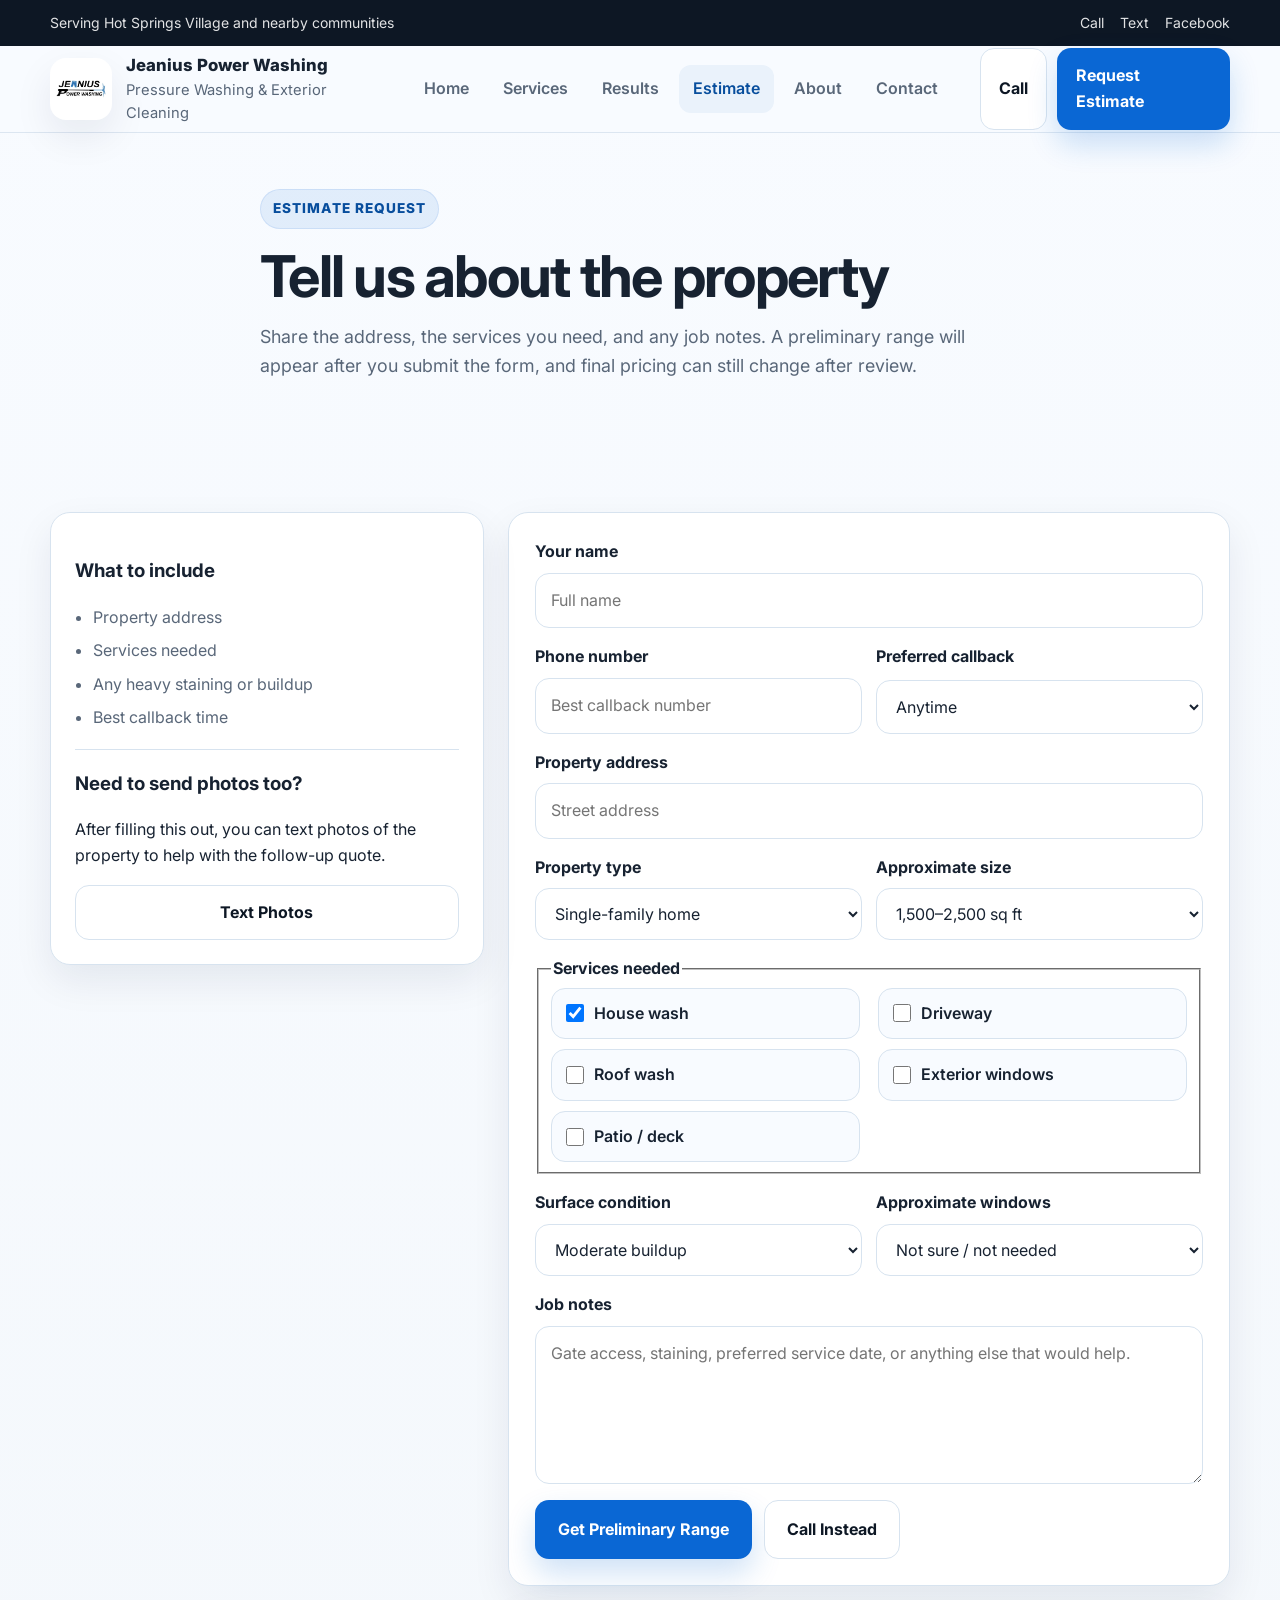
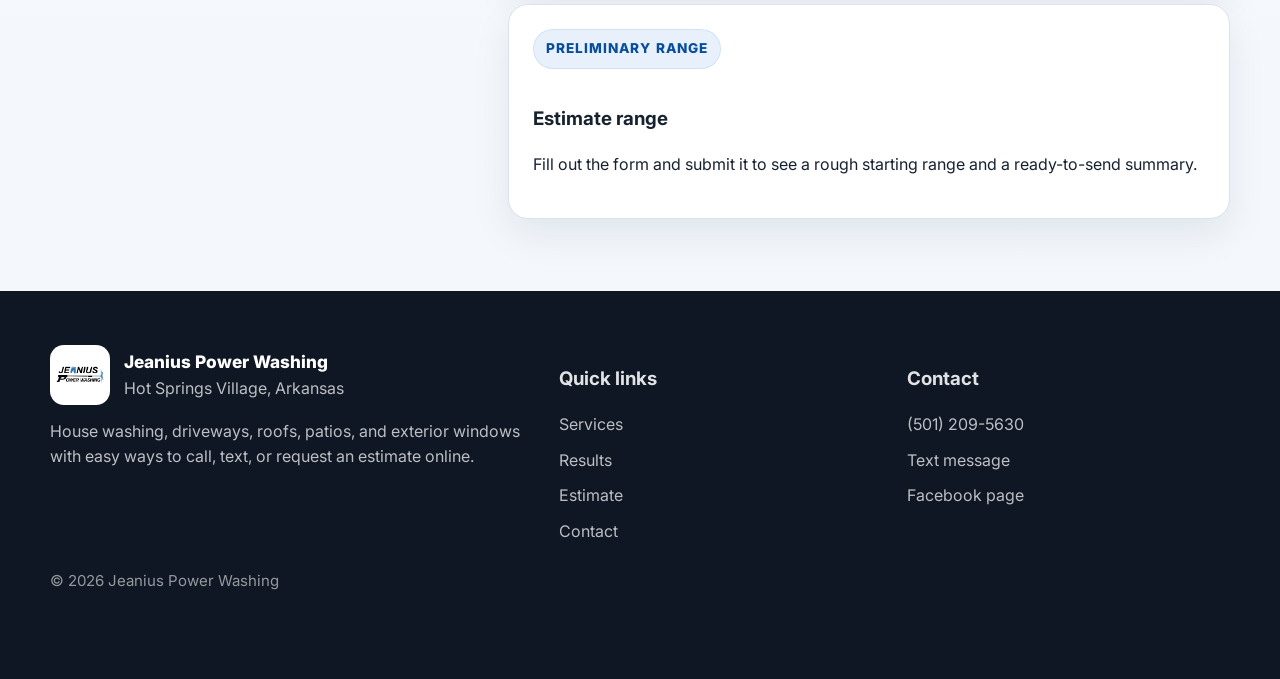
<file: estimate.html>
<!DOCTYPE html>
<html lang="en">
<head>
  <title>Estimate | Jeanius Power Washing</title>
  <meta name="description" content="Request a preliminary estimate for house washing, driveways, roofs, patios, and windows." />
  <meta property="og:title" content="Estimate | Jeanius Power Washing" />
  <meta property="og:description" content="Request a preliminary estimate for house washing, driveways, roofs, patios, and windows." />
  <meta property="og:url" content="https://red-hub420.github.io/jeanius-power-washing-demo/estimate.html" />

  <meta charset="UTF-8" />
  <meta name="viewport" content="width=device-width, initial-scale=1.0" />
  <link rel="preconnect" href="https://fonts.googleapis.com">
  <link rel="preconnect" href="https://fonts.gstatic.com" crossorigin>
  <link href="https://fonts.googleapis.com/css2?family=Inter:wght@400;500;600;700;800&display=swap" rel="stylesheet">
  <link rel="stylesheet" href="styles.css" />
  <link rel="icon" href="logo.jpg" />
  <meta property="og:image" content="https://red-hub420.github.io/jeanius-power-washing-demo/logo.jpg" />
  <meta property="og:type" content="website" />
  <meta name="twitter:card" content="summary_large_image" />
  <script type="application/ld+json">{
    "@context": "https://schema.org",
    "@type": "LocalBusiness",
    "name": "Jeanius Power Washing",
    "url": "https://red-hub420.github.io/jeanius-power-washing-demo/",
    "telephone": "+1-501-209-5630",
    "image": "https://red-hub420.github.io/jeanius-power-washing-demo/logo.jpg",
    "address": {
      "@type": "PostalAddress",
      "addressLocality": "Hot Springs Village",
      "addressRegion": "AR",
      "addressCountry": "US"
    },
    "areaServed": ["Hot Springs Village, Arkansas", "Hot Springs, Arkansas"],
    "sameAs": ["https://www.facebook.com/Jeaniuspowerwashing1/"],
    "description": "Pressure washing, house washing, driveway cleaning, roof cleaning, and exterior window cleaning in Hot Springs Village, Arkansas."
  }</script>

</head>
<body>
  <a class="skip-link" href="#main">Skip to content</a>
  <div class="topbar">
    <div class="container topbar-inner">
      <div class="topbar-note">Serving Hot Springs Village and nearby communities</div>
      <div class="topbar-links">
        <a href="tel:15012095630">Call</a>
        <a href="sms:+15012095630">Text</a>
        <a href="https://www.facebook.com/Jeaniuspowerwashing1/" target="_blank" rel="noopener noreferrer">Facebook</a>
      </div>
    </div>
  </div>
  <header class="site-header" id="top">
    <div class="container header-inner">
      <a href="index.html" class="brand" aria-label="Jeanius Power Washing home">
        <img src="logo.jpg" alt="Jeanius Power Washing logo" class="brand-logo" />
        <div class="brand-copy">
          <span class="brand-name">Jeanius Power Washing</span>
          <span class="brand-sub">Pressure Washing &amp; Exterior Cleaning</span>
        </div>
      </a>
      <button class="menu-toggle" type="button" aria-expanded="false" aria-controls="mobileNav">Menu</button>
      <nav class="desktop-nav" aria-label="Primary navigation">
        <a class="nav-link" href="index.html">Home</a>
        <a class="nav-link" href="services.html">Services</a>
        <a class="nav-link" href="results.html">Results</a>
        <a class="nav-link active" href="estimate.html">Estimate</a>
        <a class="nav-link" href="about.html">About</a>
        <a class="nav-link" href="contact.html">Contact</a>
      </nav>
      <div class="header-actions desktop-only">
        <a class="btn btn-light" href="tel:15012095630">Call</a>
        <a class="btn btn-primary" href="estimate.html">Request Estimate</a>
      </div>
    </div>
    <nav class="mobile-nav" id="mobileNav" aria-label="Mobile navigation">
      <a class="nav-link" href="index.html">Home</a>
        <a class="nav-link" href="services.html">Services</a>
        <a class="nav-link" href="results.html">Results</a>
        <a class="nav-link active" href="estimate.html">Estimate</a>
        <a class="nav-link" href="about.html">About</a>
        <a class="nav-link" href="contact.html">Contact</a>
      <div class="mobile-nav-actions">
        <a class="btn btn-light btn-block" href="sms:+15012095630">Text</a>
        <a class="btn btn-primary btn-block" href="tel:15012095630">Call Now</a>
      </div>
    </nav>
  </header>
  <main id="main">
<section class="page-hero section">
  <div class="container narrow">
    <div class="eyebrow">Estimate request</div>
    <h1>Tell us about the property</h1>
    <p class="lead">Share the address, the services you need, and any job notes. A preliminary range will appear after you submit the form, and final pricing can still change after review.</p>
  </div>
</section>
<section class="section">
  <div class="container estimate-layout-v3">
    <aside class="card info-card sticky-card">
      <h3>What to include</h3>
      <ul class="clean-list">
        <li>Property address</li>
        <li>Services needed</li>
        <li>Any heavy staining or buildup</li>
        <li>Best callback time</li>
      </ul>
      <div class="divider"></div>
      <h3>Need to send photos too?</h3>
      <p>After filling this out, you can text photos of the property to help with the follow-up quote.</p>
      <a class="btn btn-light btn-block" href="sms:+15012095630">Text Photos</a>
    </aside>
    <div>
      <form class="card quote-form" id="quoteForm">
        <div class="field-group"><label for="customerName">Your name</label><input id="customerName" name="customerName" type="text" placeholder="Full name" /></div>
        <div class="two-col">
          <div class="field-group"><label for="customerPhone">Phone number</label><input id="customerPhone" name="customerPhone" type="tel" placeholder="Best callback number" /></div>
          <div class="field-group"><label for="preferredTime">Preferred callback</label><select id="preferredTime" name="preferredTime"><option value="Anytime">Anytime</option><option value="Morning">Morning</option><option value="Afternoon">Afternoon</option><option value="Evening">Evening</option></select></div>
        </div>
        <div class="field-group"><label for="address">Property address</label><input id="address" name="address" type="text" placeholder="Street address" /></div>
        <div class="two-col">
          <div class="field-group"><label for="propertyType">Property type</label><select id="propertyType" name="propertyType"><option value="single">Single-family home</option><option value="townhome">Townhome</option><option value="commercial">Small commercial property</option></select></div>
          <div class="field-group"><label for="homeSize">Approximate size</label><select id="homeSize" name="homeSize"><option value="small">Under 1,500 sq ft</option><option value="medium" selected>1,500–2,500 sq ft</option><option value="large">2,500–4,000 sq ft</option><option value="estate">4,000+ sq ft</option></select></div>
        </div>
        <fieldset class="field-group"><legend>Services needed</legend><div class="checkbox-grid"><label><input type="checkbox" name="service" value="house" checked /> House wash</label><label><input type="checkbox" name="service" value="driveway" /> Driveway</label><label><input type="checkbox" name="service" value="roof" /> Roof wash</label><label><input type="checkbox" name="service" value="windows" /> Exterior windows</label><label><input type="checkbox" name="service" value="patio" /> Patio / deck</label></div></fieldset>
        <div class="two-col">
          <div class="field-group"><label for="buildup">Surface condition</label><select id="buildup" name="buildup"><option value="light">Light buildup</option><option value="medium" selected>Moderate buildup</option><option value="heavy">Heavy buildup / dark staining</option></select></div>
          <div class="field-group"><label for="windowsCount">Approximate windows</label><select id="windowsCount" name="windowsCount"><option value="0">Not sure / not needed</option><option value="10">Up to 10</option><option value="20">11–20</option><option value="30">21–30</option><option value="40">31+</option></select></div>
        </div>
        <div class="field-group"><label for="notes">Job notes</label><textarea id="notes" name="notes" rows="5" placeholder="Gate access, staining, preferred service date, or anything else that would help."></textarea></div>
        <div class="form-actions"><button class="btn btn-primary btn-large" type="submit">Get Preliminary Range</button><a class="btn btn-light btn-large" href="tel:15012095630">Call Instead</a></div>
      </form>
      <div class="card result-card" id="resultCard"><div class="eyebrow">Preliminary range</div><h3>Estimate range</h3><p>Fill out the form and submit it to see a rough starting range and a ready-to-send summary.</p></div>
      <div class="card result-card hidden" id="summaryCard"><div class="panel-heading">Ready-to-send request</div><pre class="request-summary" id="requestSummary"></pre><div class="action-grid"><a class="btn btn-primary btn-block" id="textEstimateLink" href="sms:+15012095630">Text this request</a><button class="btn btn-secondary btn-block" id="copyEstimateBtn" type="button">Copy details</button><a class="btn btn-light btn-block" href="https://www.facebook.com/Jeaniuspowerwashing1/" target="_blank" rel="noopener noreferrer">Message on Facebook</a></div></div>
    </div>
  </div>
</section>
</main>
  <footer class="site-footer">
    <div class="container footer-grid">
      <div>
        <div class="footer-brand">
          <img src="logo.jpg" alt="Jeanius Power Washing logo" class="footer-logo" />
          <div>
            <div class="footer-title">Jeanius Power Washing</div>
            <div class="footer-sub">Hot Springs Village, Arkansas</div>
          </div>
        </div>
        <p class="footer-copy">House washing, driveways, roofs, patios, and exterior windows with easy ways to call, text, or request an estimate online.</p>
      </div>
      <div>
        <h3>Quick links</h3>
        <ul class="footer-links">
          <li><a href="services.html">Services</a></li>
          <li><a href="results.html">Results</a></li>
          <li><a href="estimate.html">Estimate</a></li>
          <li><a href="contact.html">Contact</a></li>
        </ul>
      </div>
      <div>
        <h3>Contact</h3>
        <ul class="footer-links">
          <li><a href="tel:15012095630">(501) 209-5630</a></li>
          <li><a href="sms:+15012095630">Text message</a></li>
          <li><a href="https://www.facebook.com/Jeaniuspowerwashing1/" target="_blank" rel="noopener noreferrer">Facebook page</a></li>
        </ul>
      </div>
    </div>
    <div class="container footer-bottom">© 2026 Jeanius Power Washing</div>
  </footer>
  <div class="sticky-mobile-cta">
    <a href="tel:15012095630">Call</a>
    <a href="estimate.html">Estimate</a>
  </div>
  <script src="script.js"></script>
</body>
</html>
</file>
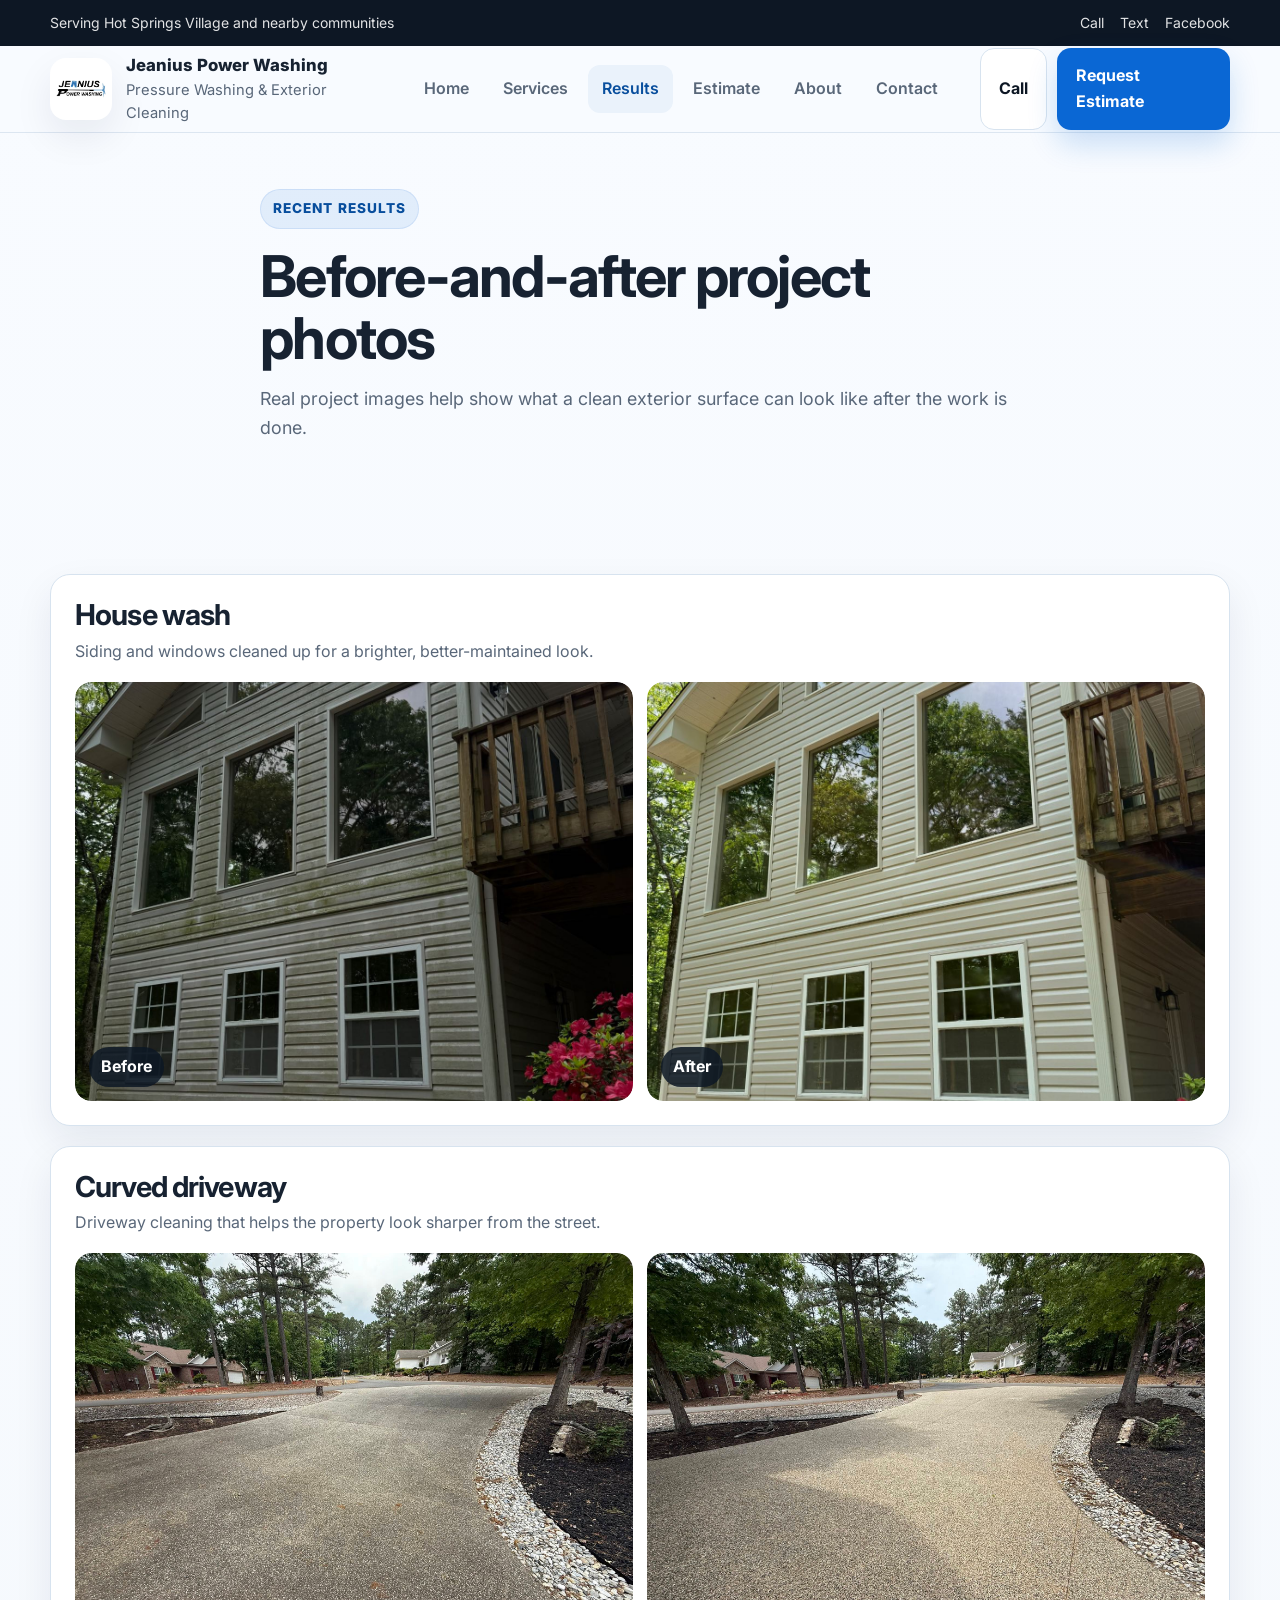
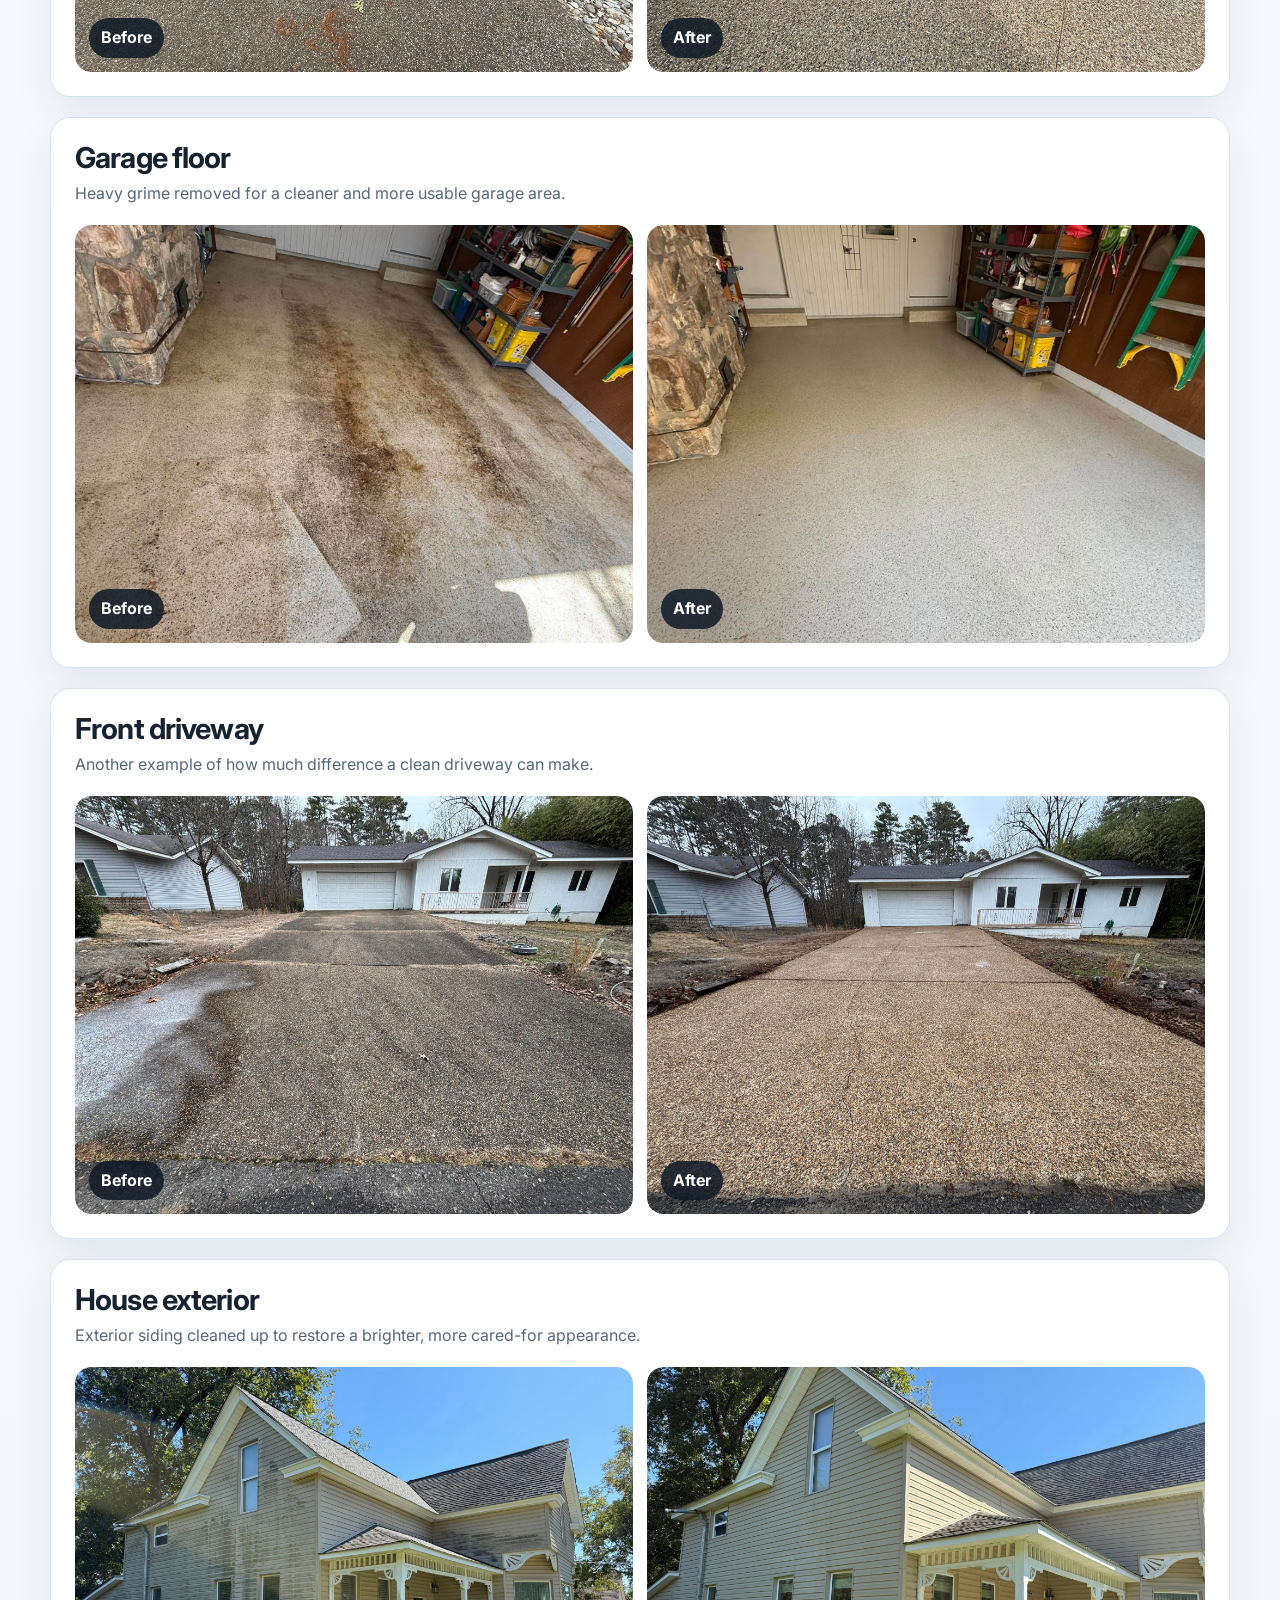
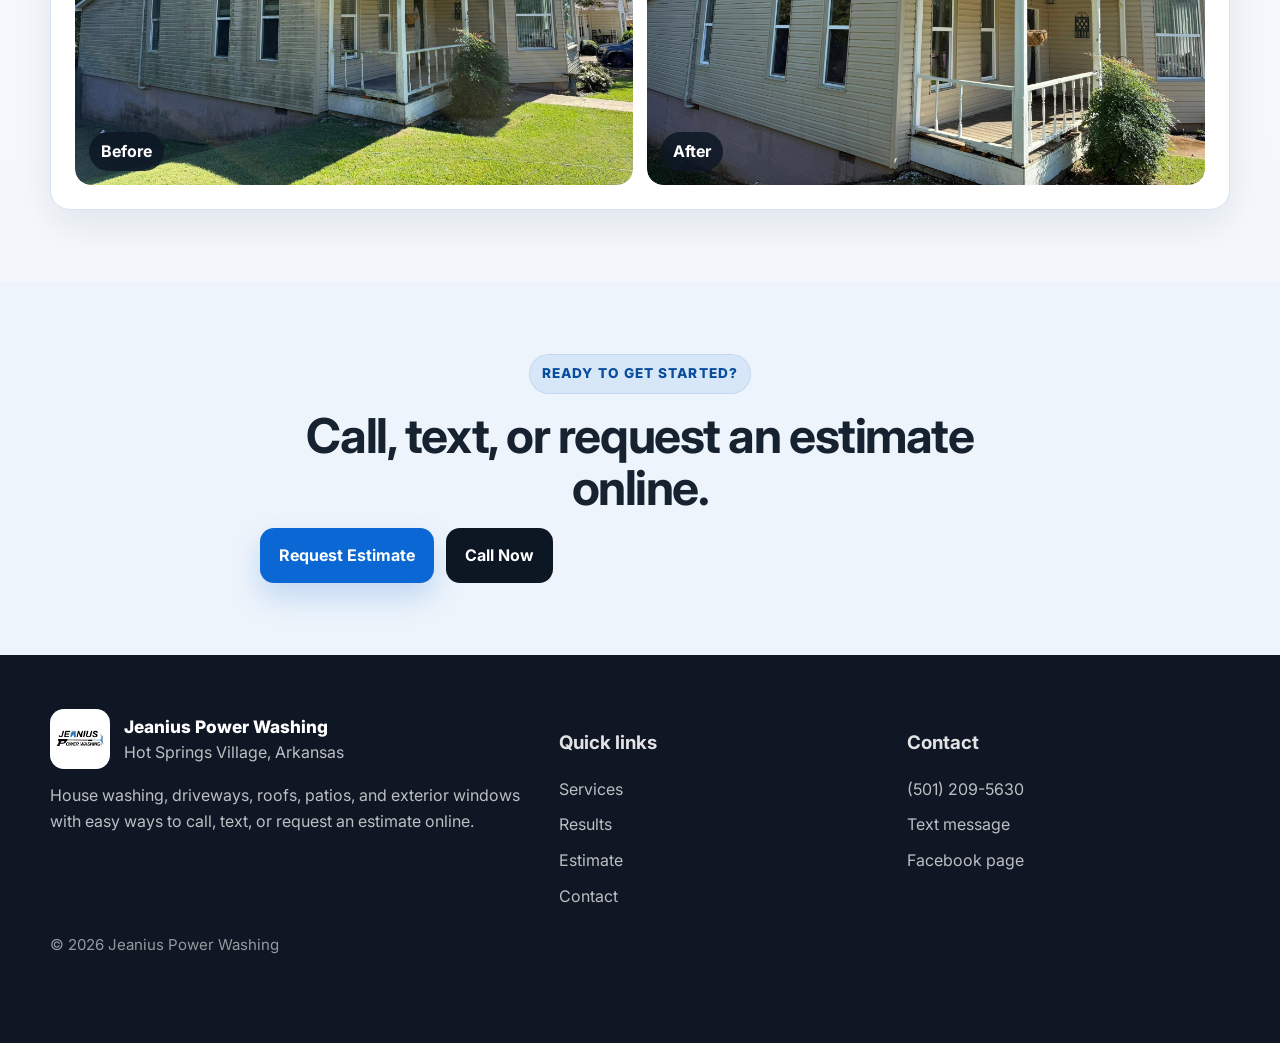
<file: results.html>
<!DOCTYPE html>
<html lang="en">
<head>
  <title>Results | Jeanius Power Washing</title>
  <meta name="description" content="Before-and-after project photos from Jeanius Power Washing." />
  <meta property="og:title" content="Results | Jeanius Power Washing" />
  <meta property="og:description" content="Before-and-after project photos from Jeanius Power Washing." />
  <meta property="og:url" content="https://red-hub420.github.io/jeanius-power-washing-demo/results.html" />

  <meta charset="UTF-8" />
  <meta name="viewport" content="width=device-width, initial-scale=1.0" />
  <link rel="preconnect" href="https://fonts.googleapis.com">
  <link rel="preconnect" href="https://fonts.gstatic.com" crossorigin>
  <link href="https://fonts.googleapis.com/css2?family=Inter:wght@400;500;600;700;800&display=swap" rel="stylesheet">
  <link rel="stylesheet" href="styles.css" />
  <link rel="icon" href="logo.jpg" />
  <meta property="og:image" content="https://red-hub420.github.io/jeanius-power-washing-demo/logo.jpg" />
  <meta property="og:type" content="website" />
  <meta name="twitter:card" content="summary_large_image" />
  <script type="application/ld+json">{
    "@context": "https://schema.org",
    "@type": "LocalBusiness",
    "name": "Jeanius Power Washing",
    "url": "https://red-hub420.github.io/jeanius-power-washing-demo/",
    "telephone": "+1-501-209-5630",
    "image": "https://red-hub420.github.io/jeanius-power-washing-demo/logo.jpg",
    "address": {
      "@type": "PostalAddress",
      "addressLocality": "Hot Springs Village",
      "addressRegion": "AR",
      "addressCountry": "US"
    },
    "areaServed": ["Hot Springs Village, Arkansas", "Hot Springs, Arkansas"],
    "sameAs": ["https://www.facebook.com/Jeaniuspowerwashing1/"],
    "description": "Pressure washing, house washing, driveway cleaning, roof cleaning, and exterior window cleaning in Hot Springs Village, Arkansas."
  }</script>

</head>
<body>
  <a class="skip-link" href="#main">Skip to content</a>
  <div class="topbar">
    <div class="container topbar-inner">
      <div class="topbar-note">Serving Hot Springs Village and nearby communities</div>
      <div class="topbar-links">
        <a href="tel:15012095630">Call</a>
        <a href="sms:+15012095630">Text</a>
        <a href="https://www.facebook.com/Jeaniuspowerwashing1/" target="_blank" rel="noopener noreferrer">Facebook</a>
      </div>
    </div>
  </div>
  <header class="site-header" id="top">
    <div class="container header-inner">
      <a href="index.html" class="brand" aria-label="Jeanius Power Washing home">
        <img src="logo.jpg" alt="Jeanius Power Washing logo" class="brand-logo" />
        <div class="brand-copy">
          <span class="brand-name">Jeanius Power Washing</span>
          <span class="brand-sub">Pressure Washing &amp; Exterior Cleaning</span>
        </div>
      </a>
      <button class="menu-toggle" type="button" aria-expanded="false" aria-controls="mobileNav">Menu</button>
      <nav class="desktop-nav" aria-label="Primary navigation">
        <a class="nav-link" href="index.html">Home</a>
        <a class="nav-link" href="services.html">Services</a>
        <a class="nav-link active" href="results.html">Results</a>
        <a class="nav-link" href="estimate.html">Estimate</a>
        <a class="nav-link" href="about.html">About</a>
        <a class="nav-link" href="contact.html">Contact</a>
      </nav>
      <div class="header-actions desktop-only">
        <a class="btn btn-light" href="tel:15012095630">Call</a>
        <a class="btn btn-primary" href="estimate.html">Request Estimate</a>
      </div>
    </div>
    <nav class="mobile-nav" id="mobileNav" aria-label="Mobile navigation">
      <a class="nav-link" href="index.html">Home</a>
        <a class="nav-link" href="services.html">Services</a>
        <a class="nav-link active" href="results.html">Results</a>
        <a class="nav-link" href="estimate.html">Estimate</a>
        <a class="nav-link" href="about.html">About</a>
        <a class="nav-link" href="contact.html">Contact</a>
      <div class="mobile-nav-actions">
        <a class="btn btn-light btn-block" href="sms:+15012095630">Text</a>
        <a class="btn btn-primary btn-block" href="tel:15012095630">Call Now</a>
      </div>
    </nav>
  </header>
  <main id="main">
<section class="page-hero section">
  <div class="container narrow">
    <div class="eyebrow">Recent results</div>
    <h1>Before-and-after project photos</h1>
    <p class="lead">Real project images help show what a clean exterior surface can look like after the work is done.</p>
  </div>
</section>
<section class="section">
  <div class="container results-stack">
    <article class="card comparison-card">
      <div class="comparison-copy"><h2>House wash</h2><p>Siding and windows cleaned up for a brighter, better-maintained look.</p></div>
      <div class="comparison-grid"><figure><img src="result-house-1-before.jpg" alt="House exterior before washing" /><figcaption>Before</figcaption></figure><figure><img src="result-house-1-after.jpg" alt="House exterior after washing" /><figcaption>After</figcaption></figure></div>
    </article>
    <article class="card comparison-card">
      <div class="comparison-copy"><h2>Curved driveway</h2><p>Driveway cleaning that helps the property look sharper from the street.</p></div>
      <div class="comparison-grid"><figure><img src="result-drive-curve-before.jpg" alt="Curved driveway before cleaning" /><figcaption>Before</figcaption></figure><figure><img src="result-drive-curve-after.jpg" alt="Curved driveway after cleaning" /><figcaption>After</figcaption></figure></div>
    </article>
    <article class="card comparison-card">
      <div class="comparison-copy"><h2>Garage floor</h2><p>Heavy grime removed for a cleaner and more usable garage area.</p></div>
      <div class="comparison-grid"><figure><img src="result-garage-before.jpg" alt="Garage floor before cleaning" /><figcaption>Before</figcaption></figure><figure><img src="result-garage-after.jpg" alt="Garage floor after cleaning" /><figcaption>After</figcaption></figure></div>
    </article>
    <article class="card comparison-card">
      <div class="comparison-copy"><h2>Front driveway</h2><p>Another example of how much difference a clean driveway can make.</p></div>
      <div class="comparison-grid"><figure><img src="result-drive-front-before.jpg" alt="Front driveway before cleaning" /><figcaption>Before</figcaption></figure><figure><img src="result-drive-front-after.jpg" alt="Front driveway after cleaning" /><figcaption>After</figcaption></figure></div>
    </article>
    <article class="card comparison-card">
      <div class="comparison-copy"><h2>House exterior</h2><p>Exterior siding cleaned up to restore a brighter, more cared-for appearance.</p></div>
      <div class="comparison-grid"><figure><img src="result-house-2-before.jpg" alt="Second house exterior before washing" /><figcaption>Before</figcaption></figure><figure><img src="result-house-2-after.jpg" alt="Second house exterior after washing" /><figcaption>After</figcaption></figure></div>
    </article>
  </div>
</section>
<section class="section section-soft">
  <div class="container center-stack narrow">
    <div class="eyebrow">Ready to get started?</div>
    <h2>Call, text, or request an estimate online.</h2>
    <div class="cta-actions">
      <a class="btn btn-primary" href="estimate.html">Request Estimate</a>
      <a class="btn btn-secondary" href="tel:15012095630">Call Now</a>
    </div>
  </div>
</section>
</main>
  <footer class="site-footer">
    <div class="container footer-grid">
      <div>
        <div class="footer-brand">
          <img src="logo.jpg" alt="Jeanius Power Washing logo" class="footer-logo" />
          <div>
            <div class="footer-title">Jeanius Power Washing</div>
            <div class="footer-sub">Hot Springs Village, Arkansas</div>
          </div>
        </div>
        <p class="footer-copy">House washing, driveways, roofs, patios, and exterior windows with easy ways to call, text, or request an estimate online.</p>
      </div>
      <div>
        <h3>Quick links</h3>
        <ul class="footer-links">
          <li><a href="services.html">Services</a></li>
          <li><a href="results.html">Results</a></li>
          <li><a href="estimate.html">Estimate</a></li>
          <li><a href="contact.html">Contact</a></li>
        </ul>
      </div>
      <div>
        <h3>Contact</h3>
        <ul class="footer-links">
          <li><a href="tel:15012095630">(501) 209-5630</a></li>
          <li><a href="sms:+15012095630">Text message</a></li>
          <li><a href="https://www.facebook.com/Jeaniuspowerwashing1/" target="_blank" rel="noopener noreferrer">Facebook page</a></li>
        </ul>
      </div>
    </div>
    <div class="container footer-bottom">© 2026 Jeanius Power Washing</div>
  </footer>
  <div class="sticky-mobile-cta">
    <a href="tel:15012095630">Call</a>
    <a href="estimate.html">Estimate</a>
  </div>
  <script src="script.js"></script>
</body>
</html>
</file>
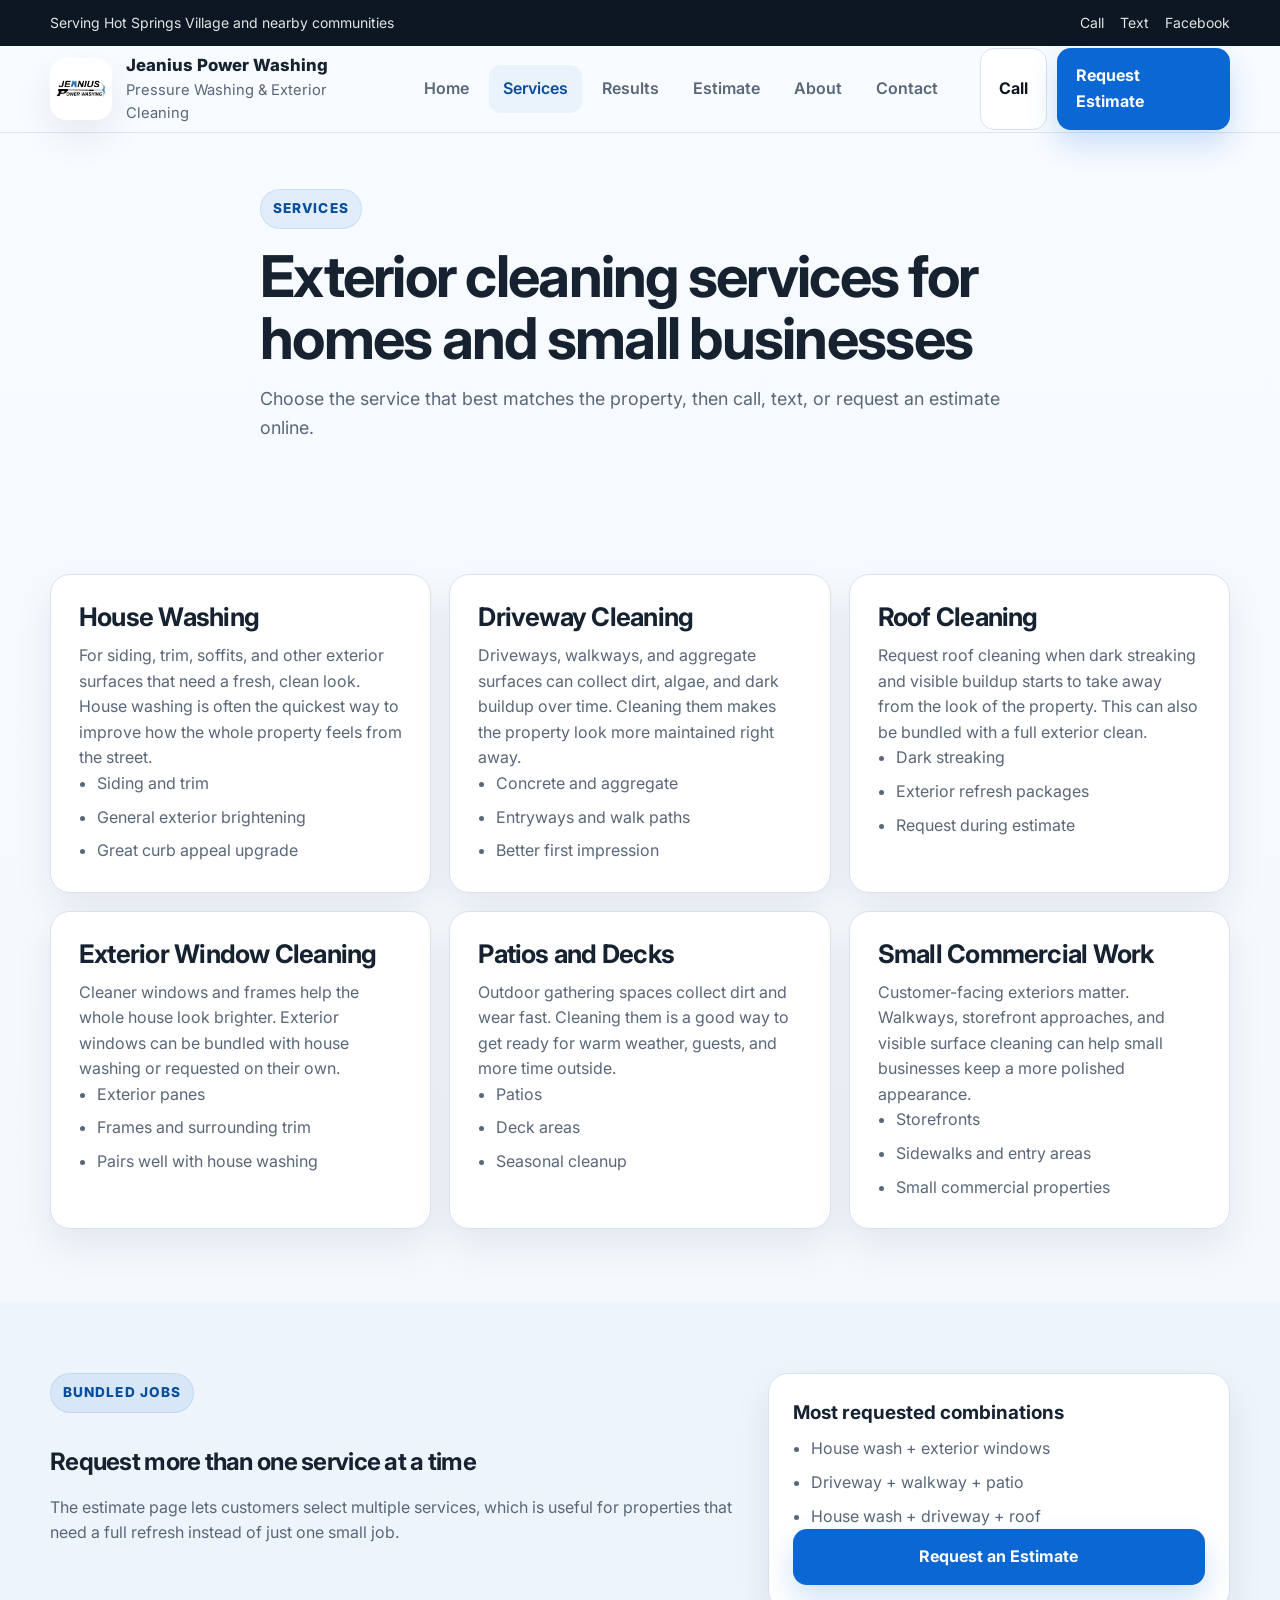
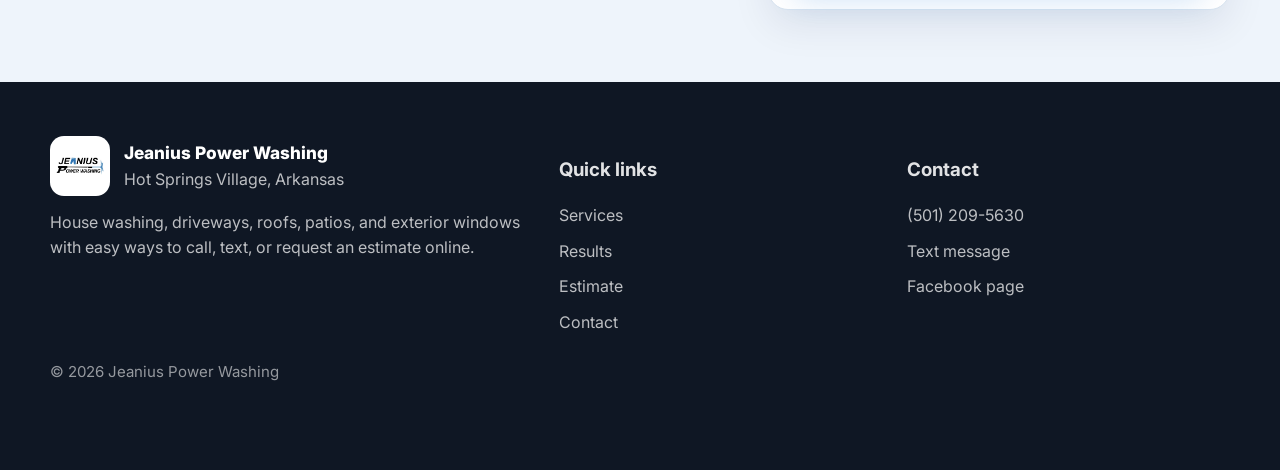
<file: services.html>
<!DOCTYPE html>
<html lang="en">
<head>
  <title>Services | Jeanius Power Washing</title>
  <meta name="description" content="Exterior cleaning services for homes and small businesses in Hot Springs Village, Arkansas." />
  <meta property="og:title" content="Services | Jeanius Power Washing" />
  <meta property="og:description" content="Exterior cleaning services for homes and small businesses in Hot Springs Village, Arkansas." />
  <meta property="og:url" content="https://red-hub420.github.io/jeanius-power-washing-demo/services.html" />

  <meta charset="UTF-8" />
  <meta name="viewport" content="width=device-width, initial-scale=1.0" />
  <link rel="preconnect" href="https://fonts.googleapis.com">
  <link rel="preconnect" href="https://fonts.gstatic.com" crossorigin>
  <link href="https://fonts.googleapis.com/css2?family=Inter:wght@400;500;600;700;800&display=swap" rel="stylesheet">
  <link rel="stylesheet" href="styles.css" />
  <link rel="icon" href="logo.jpg" />
  <meta property="og:image" content="https://red-hub420.github.io/jeanius-power-washing-demo/logo.jpg" />
  <meta property="og:type" content="website" />
  <meta name="twitter:card" content="summary_large_image" />
  <script type="application/ld+json">{
    "@context": "https://schema.org",
    "@type": "LocalBusiness",
    "name": "Jeanius Power Washing",
    "url": "https://red-hub420.github.io/jeanius-power-washing-demo/",
    "telephone": "+1-501-209-5630",
    "image": "https://red-hub420.github.io/jeanius-power-washing-demo/logo.jpg",
    "address": {
      "@type": "PostalAddress",
      "addressLocality": "Hot Springs Village",
      "addressRegion": "AR",
      "addressCountry": "US"
    },
    "areaServed": ["Hot Springs Village, Arkansas", "Hot Springs, Arkansas"],
    "sameAs": ["https://www.facebook.com/Jeaniuspowerwashing1/"],
    "description": "Pressure washing, house washing, driveway cleaning, roof cleaning, and exterior window cleaning in Hot Springs Village, Arkansas."
  }</script>

</head>
<body>
  <a class="skip-link" href="#main">Skip to content</a>
  <div class="topbar">
    <div class="container topbar-inner">
      <div class="topbar-note">Serving Hot Springs Village and nearby communities</div>
      <div class="topbar-links">
        <a href="tel:15012095630">Call</a>
        <a href="sms:+15012095630">Text</a>
        <a href="https://www.facebook.com/Jeaniuspowerwashing1/" target="_blank" rel="noopener noreferrer">Facebook</a>
      </div>
    </div>
  </div>
  <header class="site-header" id="top">
    <div class="container header-inner">
      <a href="index.html" class="brand" aria-label="Jeanius Power Washing home">
        <img src="logo.jpg" alt="Jeanius Power Washing logo" class="brand-logo" />
        <div class="brand-copy">
          <span class="brand-name">Jeanius Power Washing</span>
          <span class="brand-sub">Pressure Washing &amp; Exterior Cleaning</span>
        </div>
      </a>
      <button class="menu-toggle" type="button" aria-expanded="false" aria-controls="mobileNav">Menu</button>
      <nav class="desktop-nav" aria-label="Primary navigation">
        <a class="nav-link" href="index.html">Home</a>
        <a class="nav-link active" href="services.html">Services</a>
        <a class="nav-link" href="results.html">Results</a>
        <a class="nav-link" href="estimate.html">Estimate</a>
        <a class="nav-link" href="about.html">About</a>
        <a class="nav-link" href="contact.html">Contact</a>
      </nav>
      <div class="header-actions desktop-only">
        <a class="btn btn-light" href="tel:15012095630">Call</a>
        <a class="btn btn-primary" href="estimate.html">Request Estimate</a>
      </div>
    </div>
    <nav class="mobile-nav" id="mobileNav" aria-label="Mobile navigation">
      <a class="nav-link" href="index.html">Home</a>
        <a class="nav-link active" href="services.html">Services</a>
        <a class="nav-link" href="results.html">Results</a>
        <a class="nav-link" href="estimate.html">Estimate</a>
        <a class="nav-link" href="about.html">About</a>
        <a class="nav-link" href="contact.html">Contact</a>
      <div class="mobile-nav-actions">
        <a class="btn btn-light btn-block" href="sms:+15012095630">Text</a>
        <a class="btn btn-primary btn-block" href="tel:15012095630">Call Now</a>
      </div>
    </nav>
  </header>
  <main id="main">
<section class="page-hero section">
  <div class="container narrow">
    <div class="eyebrow">Services</div>
    <h1>Exterior cleaning services for homes and small businesses</h1>
    <p class="lead">Choose the service that best matches the property, then call, text, or request an estimate online.</p>
  </div>
</section>
<section class="section">
  <div class="container service-detail-grid">
    <article class="card service-detail-card"><h2>House Washing</h2><p>For siding, trim, soffits, and other exterior surfaces that need a fresh, clean look. House washing is often the quickest way to improve how the whole property feels from the street.</p><ul class="clean-list"><li>Siding and trim</li><li>General exterior brightening</li><li>Great curb appeal upgrade</li></ul></article>
    <article class="card service-detail-card"><h2>Driveway Cleaning</h2><p>Driveways, walkways, and aggregate surfaces can collect dirt, algae, and dark buildup over time. Cleaning them makes the property look more maintained right away.</p><ul class="clean-list"><li>Concrete and aggregate</li><li>Entryways and walk paths</li><li>Better first impression</li></ul></article>
    <article class="card service-detail-card"><h2>Roof Cleaning</h2><p>Request roof cleaning when dark streaking and visible buildup starts to take away from the look of the property. This can also be bundled with a full exterior clean.</p><ul class="clean-list"><li>Dark streaking</li><li>Exterior refresh packages</li><li>Request during estimate</li></ul></article>
    <article class="card service-detail-card"><h2>Exterior Window Cleaning</h2><p>Cleaner windows and frames help the whole house look brighter. Exterior windows can be bundled with house washing or requested on their own.</p><ul class="clean-list"><li>Exterior panes</li><li>Frames and surrounding trim</li><li>Pairs well with house washing</li></ul></article>
    <article class="card service-detail-card"><h2>Patios and Decks</h2><p>Outdoor gathering spaces collect dirt and wear fast. Cleaning them is a good way to get ready for warm weather, guests, and more time outside.</p><ul class="clean-list"><li>Patios</li><li>Deck areas</li><li>Seasonal cleanup</li></ul></article>
    <article class="card service-detail-card"><h2>Small Commercial Work</h2><p>Customer-facing exteriors matter. Walkways, storefront approaches, and visible surface cleaning can help small businesses keep a more polished appearance.</p><ul class="clean-list"><li>Storefronts</li><li>Sidewalks and entry areas</li><li>Small commercial properties</li></ul></article>
  </div>
</section>
<section class="section section-soft">
  <div class="container two-panel split-simple">
    <div>
      <div class="section-heading left-align">
        <div class="eyebrow">Bundled jobs</div>
        <h2>Request more than one service at a time</h2>
        <p>The estimate page lets customers select multiple services, which is useful for properties that need a full refresh instead of just one small job.</p>
      </div>
    </div>
    <aside class="card sidebar-callout">
      <h3>Most requested combinations</h3>
      <ul class="clean-list">
        <li>House wash + exterior windows</li>
        <li>Driveway + walkway + patio</li>
        <li>House wash + driveway + roof</li>
      </ul>
      <a class="btn btn-primary btn-block" href="estimate.html">Request an Estimate</a>
    </aside>
  </div>
</section>
</main>
  <footer class="site-footer">
    <div class="container footer-grid">
      <div>
        <div class="footer-brand">
          <img src="logo.jpg" alt="Jeanius Power Washing logo" class="footer-logo" />
          <div>
            <div class="footer-title">Jeanius Power Washing</div>
            <div class="footer-sub">Hot Springs Village, Arkansas</div>
          </div>
        </div>
        <p class="footer-copy">House washing, driveways, roofs, patios, and exterior windows with easy ways to call, text, or request an estimate online.</p>
      </div>
      <div>
        <h3>Quick links</h3>
        <ul class="footer-links">
          <li><a href="services.html">Services</a></li>
          <li><a href="results.html">Results</a></li>
          <li><a href="estimate.html">Estimate</a></li>
          <li><a href="contact.html">Contact</a></li>
        </ul>
      </div>
      <div>
        <h3>Contact</h3>
        <ul class="footer-links">
          <li><a href="tel:15012095630">(501) 209-5630</a></li>
          <li><a href="sms:+15012095630">Text message</a></li>
          <li><a href="https://www.facebook.com/Jeaniuspowerwashing1/" target="_blank" rel="noopener noreferrer">Facebook page</a></li>
        </ul>
      </div>
    </div>
    <div class="container footer-bottom">© 2026 Jeanius Power Washing</div>
  </footer>
  <div class="sticky-mobile-cta">
    <a href="tel:15012095630">Call</a>
    <a href="estimate.html">Estimate</a>
  </div>
  <script src="script.js"></script>
</body>
</html>
</file>
<file: styles.css>
:root {
  --bg: #f5f8fc;
  --surface: #ffffff;
  --surface-soft: #eef4fb;
  --text: #172231;
  --muted: #596779;
  --line: #d7e3ef;
  --primary: #0a67d4;
  --primary-deep: #084e9d;
  --dark: #0d1724;
  --dark-soft: #1f3044;
  --success: #1a8a63;
  --shadow: 0 16px 38px rgba(10, 30, 60, 0.08);
  --radius: 20px;
  --radius-sm: 14px;
  --container: 1180px;
}
* { box-sizing: border-box; }
html { scroll-behavior: smooth; }
body {
  margin: 0;
  font-family: 'Inter', system-ui, -apple-system, BlinkMacSystemFont, 'Segoe UI', sans-serif;
  color: var(--text);
  background: linear-gradient(180deg, #f8fbff 0%, #f3f7fb 100%);
  line-height: 1.6;
}
a { color: inherit; text-decoration: none; }
img { max-width: 100%; display: block; }
button, input, select, textarea { font: inherit; }
button { cursor: pointer; }
.skip-link { position: absolute; left: 16px; top: -48px; background: var(--dark); color: white; padding: 10px 14px; border-radius: 10px; z-index: 200; }
.skip-link:focus { top: 16px; }
.container { width: min(calc(100% - 32px), var(--container)); margin: 0 auto; }
.narrow { max-width: 760px; }
.section { padding: 72px 0; }
.section-soft { background: var(--surface-soft); }
.page-hero { padding-top: 56px; padding-bottom: 36px; }
.topbar { background: var(--dark); color: rgba(255,255,255,0.88); font-size: 14px; }
.topbar-inner { display: flex; justify-content: space-between; align-items: center; gap: 18px; min-height: 46px; }
.topbar-links { display: flex; flex-wrap: wrap; gap: 16px; }
.topbar-links a:hover { color: white; }
.site-header { position: sticky; top: 0; z-index: 100; background: rgba(248, 251, 255, 0.94); backdrop-filter: blur(10px); border-bottom: 1px solid rgba(215, 227, 239, 0.85); }
.header-inner { display: flex; align-items: center; gap: 18px; min-height: 86px; }
.brand { display: flex; align-items: center; gap: 14px; min-width: 0; }
.brand-logo { width: 62px; height: 62px; object-fit: contain; border-radius: 16px; background: #fff; padding: 6px; box-shadow: var(--shadow); }
.brand-copy { display: flex; flex-direction: column; min-width: 0; }
.brand-name { font-weight: 800; font-size: 1.05rem; }
.brand-sub { color: var(--muted); font-size: 0.92rem; }
.desktop-nav { margin-left: auto; display: flex; align-items: center; gap: 6px; }
.nav-link { padding: 11px 14px; border-radius: 12px; color: var(--muted); font-weight: 600; }
.nav-link:hover, .nav-link.active { background: #eaf2fb; color: var(--primary-deep); }
.header-actions { display: flex; gap: 10px; margin-left: 10px; }
.desktop-only { display: flex; }
.menu-toggle { display: none; margin-left: auto; background: var(--surface); border: 1px solid var(--line); border-radius: 12px; padding: 11px 14px; font-weight: 700; }
.mobile-nav { display: none; padding: 0 16px 16px; border-top: 1px solid rgba(215, 227, 239, 0.85); background: rgba(248, 251, 255, 0.98); }
.mobile-nav.open { display: block; }
.mobile-nav .nav-link { display: block; margin-top: 8px; background: var(--surface); border: 1px solid var(--line); }
.mobile-nav-actions { display: grid; gap: 10px; margin-top: 12px; }
.hero { padding-top: 56px; }
.hero-grid { display: grid; grid-template-columns: minmax(0, 1.1fr) minmax(320px, 0.9fr); gap: 28px; align-items: start; }
.hero-copy h1,.page-hero h1,.section-heading h2,.center-stack h2,.comparison-copy h2,.service-detail-card h2,.quote-form h2 { line-height: 1.08; letter-spacing: -0.03em; }
.hero-copy h1 { font-size: clamp(2.6rem, 5vw, 4.35rem); margin: 0 0 18px; max-width: 13ch; }
.page-hero h1 { font-size: clamp(2.3rem, 4.5vw, 3.6rem); margin: 0 0 16px; }
.lead { font-size: 1.12rem; color: var(--muted); margin: 0 0 24px; }
.eyebrow { display: inline-flex; align-items: center; gap: 8px; color: var(--primary-deep); background: rgba(10, 103, 212, 0.09); border: 1px solid rgba(10, 103, 212, 0.1); padding: 8px 12px; border-radius: 999px; font-size: 0.85rem; font-weight: 800; text-transform: uppercase; letter-spacing: 0.08em; margin-bottom: 16px; }
.hero-actions,.center-actions,.cta-actions,.form-actions,.action-grid { display: flex; flex-wrap: wrap; gap: 12px; }
.hero-checks { list-style: none; padding: 0; margin: 26px 0 0; display: flex; flex-wrap: wrap; gap: 12px; color: var(--muted); font-weight: 600; }
.hero-checks li { background: var(--surface); border: 1px solid var(--line); border-radius: 999px; padding: 10px 14px; }
.card { background: var(--surface); border: 1px solid var(--line); border-radius: var(--radius); box-shadow: var(--shadow); }
.hero-media { overflow: hidden; }
.hero-image { width: 100%; aspect-ratio: 4/5; object-fit: cover; }
.hero-media-caption { padding: 18px 20px 22px; display: grid; gap: 6px; }
.hero-media-caption span { color: var(--muted); }
.trust-section { padding-top: 0; }
.trust-grid { display: grid; grid-template-columns: repeat(4, minmax(0, 1fr)); gap: 14px; }
.trust-card { background: var(--surface); border: 1px solid var(--line); border-radius: 16px; padding: 20px; display: grid; gap: 6px; }
.trust-card span { color: var(--muted); }
.section-heading { max-width: 760px; margin: 0 auto 32px; text-align: center; }
.section-heading.left-align { margin-left: 0; text-align: left; }
.section-heading p { color: var(--muted); margin: 0; }
.services-grid,.service-detail-grid { display: grid; grid-template-columns: repeat(3, minmax(0, 1fr)); gap: 18px; }
.service-card { padding: 26px; }
.service-mark { width: 48px; height: 48px; border-radius: 12px; background: #edf4fd; color: var(--primary-deep); display: grid; place-items: center; font-weight: 800; margin-bottom: 14px; }
.service-card h3, .comparison-mini-copy h3, .feature-card h3, .step-card h3, .sidebar-callout h3, .faq-card h3 { margin: 0 0 8px; font-size: 1.18rem; }
.service-card p, .comparison-mini-copy p, .feature-card p, .step-card p, .sidebar-callout p, .faq-card p, .service-detail-card p, .footer-copy { color: var(--muted); margin: 0; }
.center-actions { justify-content: center; margin-top: 24px; }
.btn { display: inline-flex; align-items: center; justify-content: center; padding: 14px 18px; border-radius: 14px; border: 1px solid transparent; font-weight: 700; transition: transform .2s ease, box-shadow .2s ease, background .2s ease; }
.btn:hover { transform: translateY(-1px); }
.btn-primary { background: var(--primary); color: white; box-shadow: 0 14px 30px rgba(10, 103, 212, 0.2); }
.btn-primary:hover { background: var(--primary-deep); }
.btn-secondary { background: var(--dark); color: white; }
.btn-light { background: var(--surface); border-color: var(--line); color: var(--dark); }
.btn-large { padding: 16px 22px; font-size: 1rem; }
.btn-block { width: 100%; }
.featured-results-grid { display: grid; grid-template-columns: repeat(3, minmax(0, 1fr)); gap: 18px; }
.comparison-mini { overflow: hidden; }
.comparison-mini-images { display: grid; grid-template-columns: 1fr 1fr; }
.comparison-mini-images div { position: relative; }
.comparison-mini-images img { width: 100%; aspect-ratio: 4/5; object-fit: cover; }
.comparison-mini-images span { position: absolute; left: 12px; bottom: 12px; background: rgba(13, 23, 36, 0.84); color: white; padding: 6px 10px; border-radius: 999px; font-size: 0.8rem; font-weight: 700; }
.comparison-mini-copy { padding: 18px 20px 22px; }
.two-panel, .contact-layout, .estimate-layout-v3 { display: grid; grid-template-columns: minmax(0, 1.05fr) minmax(300px, 0.7fr); gap: 24px; align-items: start; }
.split-simple { align-items: stretch; }
.steps-grid { display: grid; grid-template-columns: repeat(3, minmax(0, 1fr)); gap: 16px; }
.step-card { background: var(--surface); border: 1px solid var(--line); border-radius: 18px; padding: 22px; }
.step-card span { width: 42px; height: 42px; display: grid; place-items: center; border-radius: 50%; background: #edf4fd; color: var(--primary-deep); font-weight: 800; margin-bottom: 14px; }
.sidebar-callout, .info-card, .faq-card, .result-card { padding: 24px; }
.divider { height: 1px; background: var(--line); margin: 18px 0; }
.clean-list { margin: 0; padding-left: 18px; color: var(--muted); }
.clean-list li + li { margin-top: 8px; }
.service-detail-card { padding: 28px; }
.service-detail-card h2 { font-size: 1.6rem; margin: 0 0 12px; }
.results-stack { display: grid; gap: 20px; }
.comparison-card { padding: 24px; }
.comparison-copy { margin-bottom: 18px; }
.comparison-copy h2 { margin: 0 0 8px; font-size: 1.8rem; }
.comparison-copy p { margin: 0; color: var(--muted); }
.comparison-grid { display: grid; grid-template-columns: 1fr 1fr; gap: 14px; }
.comparison-grid figure { margin: 0; position: relative; overflow: hidden; border-radius: 16px; }
.comparison-grid img { width: 100%; aspect-ratio: 4/3; object-fit: cover; border-radius: 16px; }
.comparison-grid figcaption { position: absolute; left: 14px; bottom: 14px; background: rgba(13, 23, 36, 0.84); color: white; padding: 7px 12px; border-radius: 999px; font-weight: 700; }
.center-stack { text-align: center; }
.center-stack h2 { font-size: clamp(2rem, 4vw, 3rem); margin: 0 0 14px; }
.estimate-layout-v3 { grid-template-columns: minmax(300px, .75fr) minmax(0, 1.25fr); }
.sticky-card { position: sticky; top: 112px; }
.quote-form { padding: 26px; }
.quote-form h2 { margin: 0 0 18px; font-size: 2rem; }
.field-group { display: grid; gap: 8px; margin-bottom: 16px; }
.field-group label, .field-group legend { font-weight: 700; }
input, select, textarea { width: 100%; border: 1px solid var(--line); border-radius: 14px; background: white; padding: 14px 15px; color: var(--text); }
textarea { resize: vertical; min-height: 120px; }
input:focus, select:focus, textarea:focus { outline: 3px solid rgba(10, 103, 212, 0.12); border-color: var(--primary); }
.two-col { display: grid; grid-template-columns: 1fr 1fr; gap: 14px; }
.checkbox-grid { display: grid; grid-template-columns: repeat(2, minmax(0, 1fr)); gap: 10px 18px; }
.checkbox-grid label { display: flex; align-items: center; gap: 10px; background: #f8fbff; border: 1px solid var(--line); border-radius: 14px; padding: 12px 14px; font-weight: 600; }
.checkbox-grid input { width: 18px; height: 18px; margin: 0; }
.result-card { margin-top: 18px; }
.result-range { font-size: clamp(2rem, 4vw, 3rem); font-weight: 800; letter-spacing: -0.03em; margin: 10px 0 14px; color: var(--primary-deep); }
.result-summary { display: grid; gap: 10px; }
.result-line { display: flex; justify-content: space-between; gap: 12px; padding: 12px 0; border-bottom: 1px solid var(--line); }
.result-line span { color: var(--muted); }
.request-summary { margin: 0; white-space: pre-wrap; background: #f7fafc; border: 1px solid var(--line); border-radius: 16px; padding: 18px; font-family: inherit; color: var(--text); }
.hidden { display: none; }
.feature-grid { display: grid; gap: 16px; }
.feature-card { padding: 24px; }
.faq-list { display: grid; gap: 14px; }
.faq-wide-grid { grid-template-columns: repeat(2, minmax(0, 1fr)); }
details { background: var(--surface); border: 1px solid var(--line); border-radius: 16px; padding: 18px 20px; }
summary { font-weight: 700; cursor: pointer; }
details p { color: var(--muted); margin: 12px 0 0; }
.contact-stack-large { display: grid; gap: 14px; }
.contact-card { padding: 22px; display: grid; gap: 8px; }
.contact-card strong { font-size: 1.2rem; }
.contact-card span { color: var(--muted); }
.site-footer { background: #0f1724; color: rgba(255,255,255,0.88); padding-top: 54px; padding-bottom: 86px; }
.footer-grid { display: grid; grid-template-columns: 1.2fr .8fr .8fr; gap: 24px; }
.footer-brand { display: flex; align-items: center; gap: 14px; margin-bottom: 14px; }
.footer-logo { width: 60px; height: 60px; object-fit: contain; border-radius: 14px; background: white; padding: 6px; }
.footer-title { font-weight: 800; font-size: 1.08rem; color: white; }
.footer-sub, .footer-links a, .footer-copy { color: rgba(255,255,255,0.72); }
.footer-links { list-style: none; padding: 0; margin: 0; display: grid; gap: 10px; }
.footer-links a:hover { color: white; }
.footer-bottom { padding-top: 24px; color: rgba(255,255,255,0.56); font-size: 0.94rem; }
.sticky-mobile-cta { position: fixed; left: 16px; right: 16px; bottom: 14px; display: none; grid-template-columns: 1fr 1fr; gap: 10px; z-index: 120; }
.sticky-mobile-cta a { background: var(--primary); color: white; padding: 14px; border-radius: 16px; text-align: center; font-weight: 800; box-shadow: 0 14px 30px rgba(10,103,212,.28); }
.sticky-mobile-cta a:last-child { background: var(--dark); }
@media (max-width: 1080px) {
  .hero-grid, .two-panel, .contact-layout, .estimate-layout-v3, .steps-grid, .services-grid, .service-detail-grid, .featured-results-grid, .trust-grid, .footer-grid { grid-template-columns: 1fr 1fr; }
  .steps-grid { grid-template-columns: repeat(2, 1fr); }
}
@media (max-width: 820px) {
  .desktop-nav, .desktop-only { display: none; }
  .menu-toggle { display: inline-flex; }
  .hero-grid, .two-panel, .contact-layout, .estimate-layout-v3, .steps-grid, .services-grid, .service-detail-grid, .featured-results-grid, .trust-grid, .footer-grid, .faq-wide-grid, .comparison-grid, .two-col { grid-template-columns: 1fr; }
  .checkbox-grid { grid-template-columns: 1fr; }
  .section { padding: 60px 0; }
  .header-inner { min-height: 80px; }
  .brand-logo { width: 56px; height: 56px; }
  .hero-copy h1 { max-width: 16ch; }
  .sticky-card { position: static; }
}
@media (max-width: 640px) {
  .topbar-inner { align-items: flex-start; padding: 10px 0; }
  .topbar-note { display: none; }
  .brand-sub { display: none; }
  .hero-actions .btn, .form-actions .btn, .action-grid .btn { width: 100%; }
  .sticky-mobile-cta { display: grid; }
  .site-footer { padding-bottom: 130px; }
  .comparison-mini-images img, .hero-image { aspect-ratio: 4/3; }
  .comparison-grid img { aspect-ratio: 4/4; }
}
</file>
